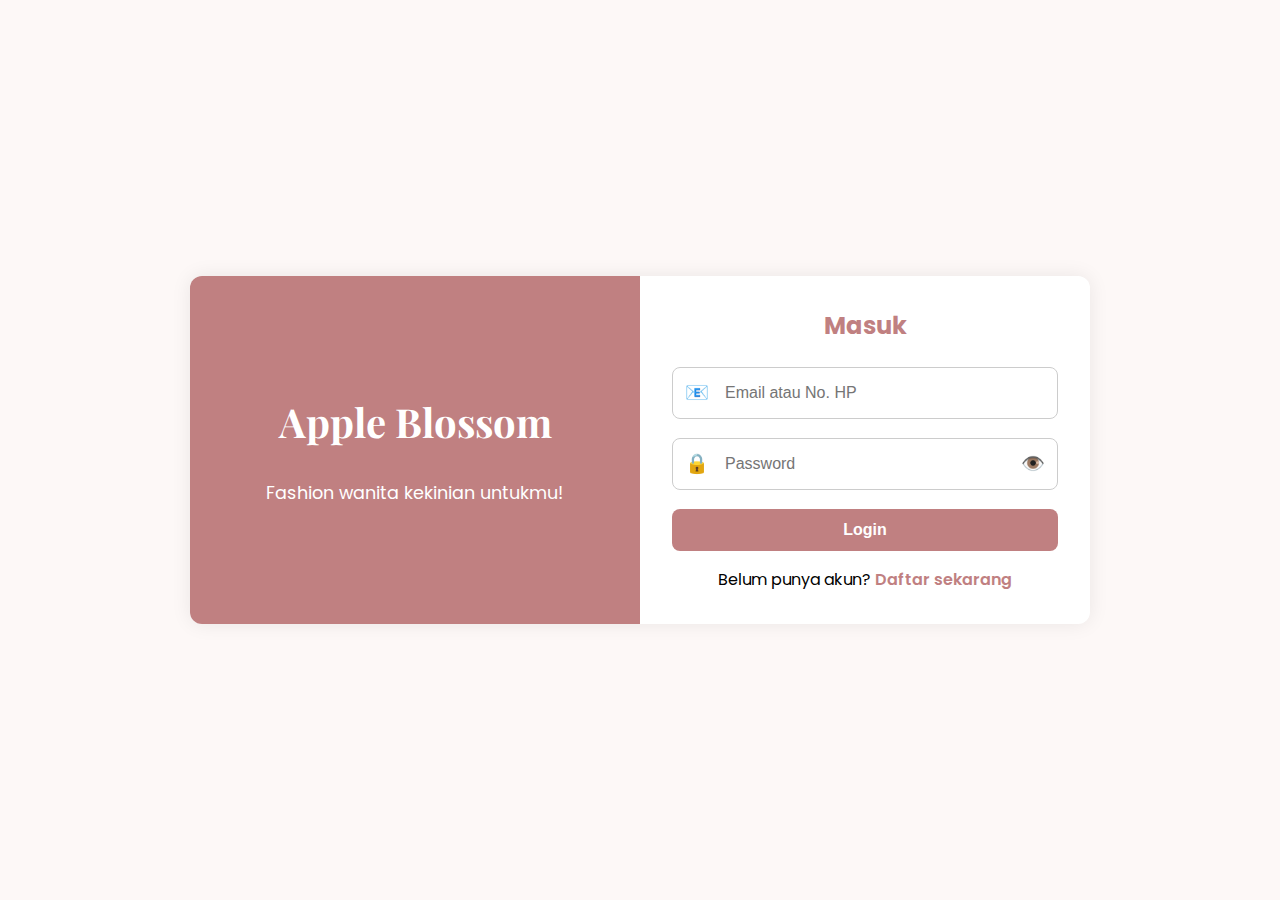
<file: index.html>
<!DOCTYPE html>
<html lang="id">
<head>
  <meta charset="UTF-8" />
  <meta name="viewport" content="width=device-width, initial-scale=1" />
  <title>Apple Blossom - Beranda</title>
  <link rel="stylesheet" href="css/style.css" />
  <link rel="stylesheet" href="https://cdnjs.cloudflare.com/ajax/libs/font-awesome/6.4.0/css/all.min.css" />
  <link href="https://fonts.googleapis.com/css2?family=Playfair+Display:wght@700&family=Poppins:wght@400;600&display=swap" rel="stylesheet" />
  <style>
    /* Hamburger Menu Styles */
    .hamburger-menu {
      display: none;
      cursor: pointer;
      padding: 10px;
      position: fixed;
      top: 15px;
      right: 15px;
      z-index: 1000;
    }

    .hamburger-menu .bar {
      width: 25px;
      height: 3px;
      background-color: #C08081;
      margin: 5px 0;
      transition: 0.4s;
    }

    /* Sidebar Styles */
    .mobile-sidebar {
      position: fixed;
      top: 0;
      right: -250px;
      width: 250px;
      height: 100%;
      background-color: #FFE4E1;
      box-shadow: -2px 0 10px rgba(0,0,0,0.1);
      z-index: 998;
      transition: right 0.3s ease;
      padding-top: 60px;
    }

    .mobile-sidebar.open {
      right: 0;
    }

    .sidebar-content {
      display: flex;
      flex-direction: column;
      padding: 20px;
    }

    .sidebar-content a {
      color: #6B4C4C;
      font-size: 1.1rem;
      text-decoration: none;
      padding: 12px 0;
      border-bottom: 1px solid #FFB6C1;
      transition: color 0.3s;
    }

    .sidebar-content a:hover,
    .sidebar-content a.active {
      color: #C08081;
    }

    .sidebar-overlay {
      display: none;
      position: fixed;
      top: 0;
      left: 0;
      width: 100%;
      height: 100%;
      background-color: rgba(0,0,0,0.5);
      z-index: 997;
    }

    @media (max-width: 768px) {
      header nav {
        display: none;
      }
      
      .hamburger-menu {
        display: block;
      }
      
      .hamburger-menu.active .bar:nth-child(1) {
        transform: rotate(-45deg) translate(-5px, 6px);
      }
      
      .hamburger-menu.active .bar:nth-child(2) {
        opacity: 0;
      }
      
      .hamburger-menu.active .bar:nth-child(3) {
        transform: rotate(45deg) translate(-5px, -6px);
      }
    }
  </style>
</head>
<body>

<header>
  <div class="logo" onclick="location.href='beranda.html'" role="button" tabindex="0">
    <img src="logo apple blossom.jpg" alt="Logo Apple Blossom" />
    <span>Apple Blossom</span>
  </div>
  <nav>
    <a href="index.html" class="active">Beranda</a>
    <a href="tentangkami.html">Tentang Kami</a>
    <a href="produk.html">Produk</a>
    <a href="carapesan.html">Cara Pesan</a>
    <a href="testimoni.html">Testimoni</a>
    <a href="kontak.html">Kontak</a>
    <a href="#" id="logoutBtn" class="logout-btn"><i class="fas fa-sign-out-alt"></i> Logout</a>
  </nav>
</header>

<main>
  <section id="home">
    <div class="hero">
      <div class="hero-text">
        <h1>Selamat Datang di Apple Blossom</h1>
        <p>Fashion Wanita Estetik & Trendy di Purwokerto dengan desain kekinian, bahan berkualitas, dan harga terjangkau.</p>
        <button onclick="location.href='produk.html'">Lihat Koleksi Terbaru</button>
      </div>
      <div class="produk-img">
        <img src="logo_apple_blossom-removebg-preview.png" alt="Fashion Wanita Estetik" />
      </div>
    </div>

    <p class="description">
      Apple Blossom adalah toko fashion wanita yang berkomitmen menghadirkan koleksi pakaian estetik dan trendy dengan kualitas terbaik dan harga yang bersahabat. Temukan gaya yang cocok untuk berbagai acara dan aktivitas sehari-hari Anda.
    </p>

    <h2 style="text-align:center; color:#C08081; margin-bottom:1rem;">Koleksi Terbaru</h2>
    <div class="gallery">
      <div class="gallery-item">
        <img src="baju beranda 1.jpg" alt="Bellea Cardigan" />
        <div class="info">Bellea Cardigan - Rp85.000</div>
      </div>
      <div class="gallery-item">
        <img src="baju beranda 2.jpg" alt="Flower Pinky Dress" />
        <div class="info">Flower Pinky Dress - Rp110.000</div>
      </div>
      <div class="gallery-item">
        <img src="baju beranda 3.jpg" alt="Luna Cream Set" />
        <div class="info">Luna Cream Set - Rp140.000</div>
      </div>
      <div class="gallery-item">
        <img src="baju beranda 4.jpg" alt="Twilight Cream Set" />
        <div class="info">Twilight Cream Set - Rp130.000</div>
      </div>
    </div>

    <h2 style="text-align:center; color:#C08081; margin-bottom:1rem;">Keunggulan Kami</h2>
    <div class="advantages">
      <div class="advantage">
        <div class="advantage-icon">👗</div>
        <h3>Desain Trendy</h3>
        <p>Koleksi fashion terbaru yang selalu mengikuti tren terkini.</p>
      </div>
      <div class="advantage">
        <div class="advantage-icon">🧵</div>
        <h3>Bahan Berkualitas</h3>
        <p>Mengutamakan kenyamanan dan ketahanan bahan.</p>
      </div>
      <div class="advantage">
        <div class="advantage-icon">💰</div>
        <h3>Harga Terjangkau</h3>
        <p>Fashion estetik tanpa membuat kantong bolong.</p>
      </div>
      <div class="advantage">
        <div class="advantage-icon">🤝</div>
        <h3>Layanan Ramah</h3>
        <p>Pelayanan cepat dan ramah untuk pengalaman belanja terbaik.</p>
      </div>
    </div>
  </section>
</main>

<footer>
  <div class="footer-container">
    <div class="footer-section">
      <h3>Tentang Apple Blossom</h3>
      <p>Fashion wanita estetik & trendy di Purwokerto dengan desain kekinian, bahan berkualitas, dan harga terjangkau.</p>
    </div>
    
    <div class="footer-section">
      <h3>Link Cepat</h3>
      <ul>
        <li><a href="index.html">Beranda</a></li>
        <li><a href="tentangkami.html">Tentang Kami</a></li>
        <li><a href="produk.html">Produk</a></li>
        <li><a href="kontak.html">Kontak</a></li>
      </ul>
    </div>
    
    <div class="footer-section">
      <h3>Kontak Kami</h3>
      <ul>
        <li><i class="fas fa-phone"></i> 0822-4278-5295</li>
        <li><i class="fab fa-whatsapp"></i> 0823-2836-5871</li>
        <li><i class="fas fa-map-marker-alt"></i> Purwokerto, Jawa Tengah</li>
      </ul>
    </div>
    
    <div class="footer-section">
      <h3>Sosial Media</h3>
      <div class="social-icons">
        <a href="https://www.instagram.com/appleblossom.id" target="_blank"><i class="fab fa-instagram"></i></a>
        <a href="https://shopee.co.id/appleblossom.id" target="_blank"><i class="fab fa-shopify"></i></a>
        <a href="https://www.tiktok.com/@appleblossom.id" target="_blank"><i class="fab fa-tiktok"></i></a>
      </div>
    </div>
  </div>
  
  <div class="footer-bottom">
    <p>&copy; 2025 Apple Blossom. All Rights Reserved.</p>
    <p>Programming by Zahratul Askia (H1D024016), Nadine Ariesta (H1D024028), Ian Jullian Sutrisno (H1D024039)</p>
  </div>
</footer>

<!-- Hamburger Menu Button (Mobile) -->
<div class="hamburger-menu" onclick="toggleMenu()">
  <div class="bar"></div>
  <div class="bar"></div>
  <div class="bar"></div>
</div>

<!-- Mobile Menu Sidebar -->
<div class="mobile-sidebar" id="mobileSidebar">
  <div class="sidebar-content">
    <a href="beranda.html" class="active">Beranda</a>
    <a href="tentangkami.html">Tentang Kami</a>
    <a href="produk.html">Produk</a>
    <a href="carapesan.html">Cara Pesan</a>
    <a href="testimoni.html">Testimoni</a>
    <a href="kontak.html">Kontak</a>
  </div>
</div>

<script>
  document.addEventListener('DOMContentLoaded', function () {
    const isLoggedIn = localStorage.getItem('isLoggedIn');
    if (!isLoggedIn) {
      window.location.href = 'login.html';
    }

    document.getElementById('logoutBtn').addEventListener('click', function(e) {
      e.preventDefault();
      localStorage.removeItem('isLoggedIn');
      localStorage.removeItem('currentUser');
      window.location.href = 'login.html';
    });
  });
  
  // Hamburger Menu Functionality
  function toggleMenu() {
    const hamburger = document.querySelector('.hamburger-menu');
    const sidebar = document.getElementById('mobileSidebar');
    const overlay = document.createElement('div');
    overlay.className = 'sidebar-overlay';
    
    hamburger.classList.toggle('active');
    
    if (sidebar.classList.contains('open')) {
      sidebar.classList.remove('open');
      document.querySelector('.sidebar-overlay')?.remove();
    } else {
      sidebar.classList.add('open');
      document.body.appendChild(overlay);
      
      // Close sidebar when overlay is clicked
      overlay.addEventListener('click', () => {
        sidebar.classList.remove('open');
        overlay.remove();
        hamburger.classList.remove('active');
      });
    }
  }

  // Close menu when clicking on a link
  document.querySelectorAll('.sidebar-content a').forEach(link => {
    link.addEventListener('click', () => {
      document.querySelector('.hamburger-menu').classList.remove('active');
      document.getElementById('mobileSidebar').classList.remove('open');
      document.querySelector('.sidebar-overlay')?.remove();
    });
  });
</script>

</body>
</html>
</file>
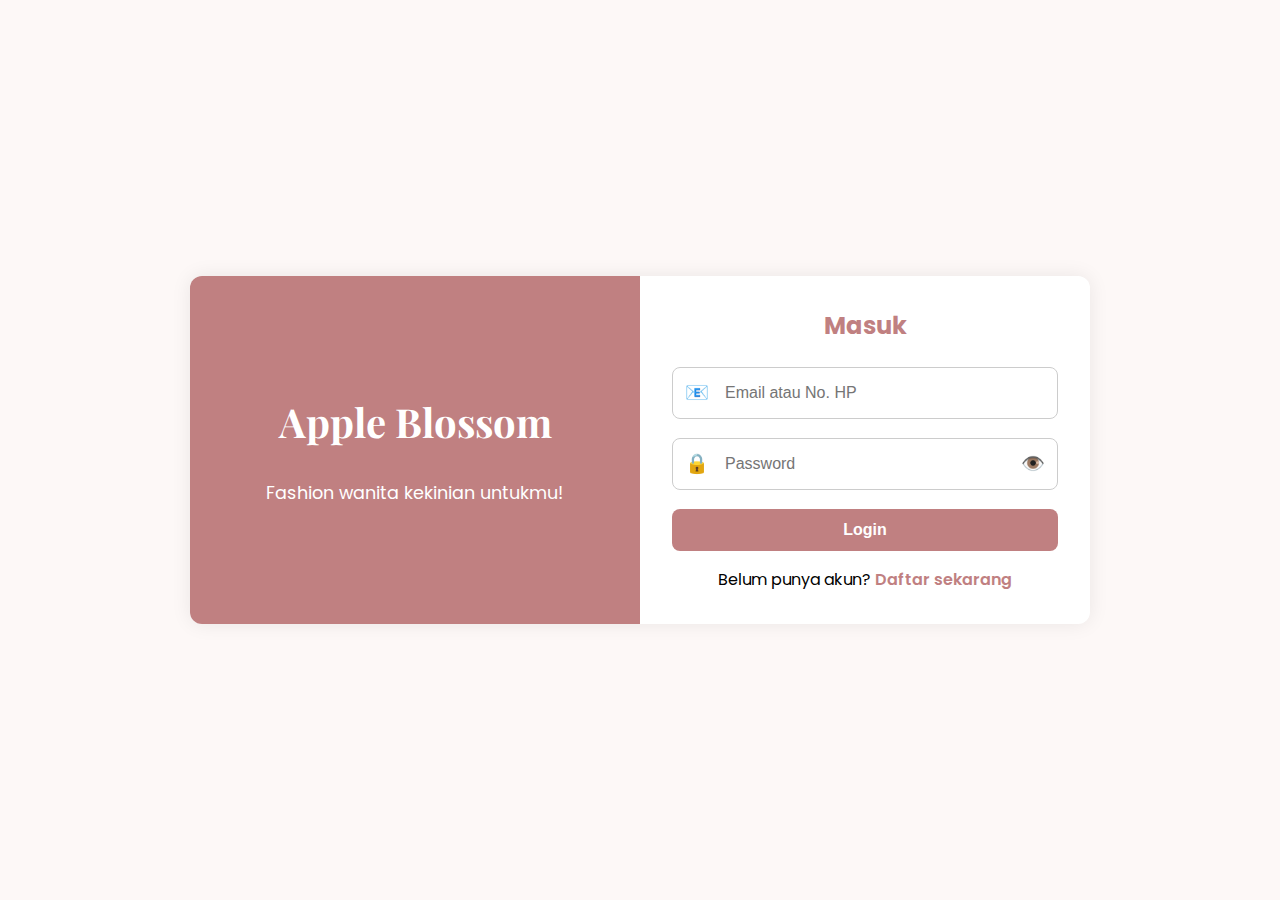
<file: carapesan.html>
<!DOCTYPE html>
<html lang="id">
<head>
  <meta charset="UTF-8" />
  <meta name="viewport" content="width=device-width, initial-scale=1" />
  <title>Apple Blossom - Cara Pesan</title>
  <link rel="stylesheet" href="css/style.css" />
  <link rel="stylesheet" href="https://cdnjs.cloudflare.com/ajax/libs/font-awesome/6.4.0/css/all.min.css" />
  <link href="https://fonts.googleapis.com/css2?family=Playfair+Display:wght@700&family=Poppins:wght@400;600&display=swap" rel="stylesheet" />
  <style>
    /* Container utama */
    .order-guide-container {
      max-width: 900px;
      margin: 3rem auto;
      padding: 0 1rem;
    }
    /* Judul utama */
    .order-guide-container h2 {
      color: #C08081;
      font-family: 'Playfair Display', serif;
      margin-bottom: 2rem;
      text-align: center;
      font-size: 2.8rem;
      letter-spacing: 1.2px;
    }
/* Hamburger Menu Styles */
    .hamburger-menu {
      display: none;
      cursor: pointer;
      padding: 10px;
      position: fixed;
      top: 15px;
      right: 15px;
      z-index: 1000;
    }

    .hamburger-menu .bar {
      width: 25px;
      height: 3px;
      background-color: #C08081;
      margin: 5px 0;
      transition: 0.4s;
    }

    /* Sidebar Styles */
    .mobile-sidebar {
      position: fixed;
      top: 0;
      right: -250px;
      width: 250px;
      height: 100%;
      background-color: #FFE4E1;
      box-shadow: -2px 0 10px rgba(0,0,0,0.1);
      z-index: 998;
      transition: right 0.3s ease;
      padding-top: 60px;
    }

    .mobile-sidebar.open {
      right: 0;
    }

    .sidebar-content {
      display: flex;
      flex-direction: column;
      padding: 20px;
    }

    .sidebar-content a {
      color: #6B4C4C;
      font-size: 1.1rem;
      text-decoration: none;
      padding: 12px 0;
      border-bottom: 1px solid #FFB6C1;
      transition: color 0.3s;
    }

    .sidebar-content a:hover,
    .sidebar-content a.active {
      color: #C08081;
    }

    .sidebar-overlay {
      display: none;
      position: fixed;
      top: 0;
      left: 0;
      width: 100%;
      height: 100%;
      background-color: rgba(0,0,0,0.5);
      z-index: 997;
    }

    @media (max-width: 768px) {
      header nav {
        display: none;
      }
      
      .hamburger-menu {
        display: block;
      }
      
      .hamburger-menu.active .bar:nth-child(1) {
        transform: rotate(-45deg) translate(-5px, 6px);
      }
      
      .hamburger-menu.active .bar:nth-child(2) {
        opacity: 0;
      }
      
      .hamburger-menu.active .bar:nth-child(3) {
        transform: rotate(45deg) translate(-5px, -6px);
      }
    }

    /* Box setiap langkah */
    .order-step {
      background: #FFE4E1; /* misty rose */
      border-radius: 15px;
      box-shadow: 0 6px 15px rgba(255,182,193,0.3);
      padding: 1.8rem 2rem;
      margin-bottom: 2rem;
      transition: transform 0.3s ease;
    }
    .order-step:hover {
      transform: translateY(-5px);
      box-shadow: 0 12px 25px rgba(255,182,193,0.5);
    }
    .order-step h3 {
      color: #C08081;
      font-family: 'Playfair Display', serif;
      margin-bottom: 1rem;
      font-size: 1.8rem;
      border-bottom: 2px solid #FFB6C1;
      padding-bottom: 0.3rem;
    }
    .order-step p, .order-step ul {
      color: #6B4C4C;
      font-size: 1.1rem;
      line-height: 1.6;
      margin-bottom: 1rem;
    }
    .order-step ul {
      padding-left: 1.4rem;
    }
    .order-step ul li {
      margin-bottom: 0.6rem;
    }
    /* Link dalam konten */
    .order-step a {
      color: #FF6F91;
      font-weight: 600;
      text-decoration: underline;
      transition: color 0.3s;
    }
    .order-step a:hover {
      color: #C08081;
    }
    /* Ajakan akhir */
    .order-cta {
      text-align: center;
      font-size: 1.3rem;
      margin-top: 3rem;
      font-weight: 600;
    }
    .order-cta a {
      color: #FF6F91;
      text-decoration: none;
      border-bottom: 2px solid #FF6F91;
      padding-bottom: 2px;
      transition: all 0.3s;
    }
    .order-cta a:hover {
      color: #C08081;
      border-color: #C08081;
    }
    /* Responsive */
    @media (max-width: 600px) {
      .order-step {
        padding: 1.2rem 1.5rem;
      }
      .order-step h3 {
        font-size: 1.5rem;
      }
      .order-guide-container h2 {
        font-size: 2rem;
      }
    }
  </style>
</head>
<body>

<header>
  <div class="logo" onclick="location.href='beranda.html'" role="button" tabindex="0">
    <img src="logo apple blossom.jpg" alt="Logo Apple Blossom" />
    <span>Apple Blossom</span>
  </div>
  <nav>
    <a href="index.html">Beranda</a>
    <a href="tentangkami.html">Tentang Kami</a>
    <a href="produk.html">Produk</a>
    <a href="carapesan.html" class="active">Cara Pesan</a>
    <a href="testimoni.html">Testimoni</a>
    <a href="kontak.html">Kontak</a>
    <a href="#" id="logoutBtn" class="logout-btn"><i class="fas fa-sign-out-alt"></i> Logout</a>
  </nav>
</header>

<main>
  <section class="order-guide-container">

    <h2>Panduan Pembelian di Apple Blossom</h2>

    <div class="order-step">
      <h3>1. Pilih Produk</h3>
      <p>Pilih produk favorit Anda dari halaman <a href="produk.html">Produk</a>. Klik produk untuk melihat detail dan tambahkan ke keranjang belanja.</p>
    </div>

    <div class="order-step">
      <h3>2. Keranjang Belanja</h3>
      <p>Setelah memilih produk, buka <strong>Keranjang Belanja</strong> untuk memeriksa produk yang Anda pilih. Anda dapat mengubah jumlah atau menghapus produk sebelum melanjutkan ke pembayaran.</p>
    </div>

    <div class="order-step">
      <h3>3. Metode Pembayaran</h3>
      <p>Apple Blossom menyediakan beberapa opsi pembayaran yang mudah dan aman:</p>
      <ul>
        <li><strong>Transfer Bank:</strong> Transfer ke rekening bank kami. Detail rekening akan diberikan saat checkout.</li>
        <li><strong>E-wallet:</strong> Pembayaran melalui aplikasi e-wallet populer seperti OVO, GoPay, Dana, dan lainnya.</li>
        <li><strong>COD (Cash on Delivery):</strong> Bayar langsung saat barang diterima (khusus wilayah tertentu).</li>
      </ul>
    </div>

    <div class="order-step">
      <h3>4. Pengiriman</h3>
      <p>Setelah pembayaran dikonfirmasi, pesanan Anda akan segera diproses dan dikirim menggunakan jasa pengiriman terpercaya.</p>
      <ul>
        <li>Estimasi waktu pengiriman: <strong>2-5 hari kerja</strong> tergantung lokasi pengiriman.</li>
        <li>Biaya pengiriman akan dihitung otomatis saat checkout.</li>
        <li>Anda akan menerima nomor resi pengiriman untuk melacak paket.</li>
      </ul>
    </div>

    <div class="order-step">
      <h3>5. Kebijakan Pengembalian</h3>
      <p>Jika produk yang diterima tidak sesuai atau rusak, Anda dapat mengajukan pengembalian dalam waktu 7 hari setelah barang diterima. Hubungi kami melalui halaman <a href="kontak.html">Kontak</a> untuk proses lebih lanjut.</p>
    </div>

    <div class="order-cta">
      <p>Siap untuk berbelanja? <a href="produk.html">Lihat Produk</a> dan temukan fashion estetik favoritmu sekarang juga!</p>
    </div>

  </section>
</main>

<footer>
  <div class="footer-container">
    <div class="footer-section">
      <h3>Tentang Apple Blossom</h3>
      <p>Fashion wanita estetik & trendy di Purwokerto dengan desain kekinian, bahan berkualitas, dan harga terjangkau.</p>
    </div>
    
    <div class="footer-section">
      <h3>Link Cepat</h3>
      <ul>
        <li><a href="index.html">Beranda</a></li>
        <li><a href="tentangkami.html">Tentang Kami</a></li>
        <li><a href="produk.html">Produk</a></li>
        <li><a href="kontak.html">Kontak</a></li>
      </ul>
    </div>
    
    <div class="footer-section">
      <h3>Kontak Kami</h3>
      <ul>
        <li><i class="fas fa-phone"></i> 0822-4278-5295</li>
        <li><i class="fab fa-whatsapp"></i> 0823-2836-5871</li>
        <li><i class="fas fa-map-marker-alt"></i> Purwokerto, Jawa Tengah</li>
      </ul>
    </div>
    
    <div class="footer-section">
      <h3>Sosial Media</h3>
      <div class="social-icons">
        <a href="https://www.instagram.com/appleblossom.id" target="_blank"><i class="fab fa-instagram"></i></a>
        <a href="https://shopee.co.id/appleblossom.id" target="_blank"><i class="fab fa-shopify"></i></a>
        <a href="https://www.tiktok.com/@appleblossom.id" target="_blank"><i class="fab fa-tiktok"></i></a>
      </div>
    </div>
  </div>
  
  <div class="footer-bottom">
    <p>&copy; 2025 Apple Blossom. All Rights Reserved.</p>
    <p>Programming by Zahratul Askia (H1D024016), Nadine Ariesta (H1D024028), Ian Jullian Sutrisno (H1D024039)</p>
  </div>
</footer>

<!-- Hamburger Menu Button (Mobile) -->
<div class="hamburger-menu" onclick="toggleMenu()">
  <div class="bar"></div>
  <div class="bar"></div>
  <div class="bar"></div>
</div>

<!-- Mobile Menu Sidebar -->
<div class="mobile-sidebar" id="mobileSidebar">
  <div class="sidebar-content">
    <a href="beranda.html" class="active">Beranda</a>
    <a href="tentangkami.html">Tentang Kami</a>
    <a href="produk.html">Produk</a>
    <a href="carapesan.html">Cara Pesan</a>
    <a href="testimoni.html">Testimoni</a>
    <a href="kontak.html">Kontak</a>
  </div>
</div>

<script>
   document.addEventListener('DOMContentLoaded', function () {
  const isLoggedIn = localStorage.getItem('isLoggedIn');
  if (!isLoggedIn) {
    window.location.href = 'login.html';
  }

  document.getElementById('logoutBtn').addEventListener('click', function(e) {
    e.preventDefault();
    localStorage.removeItem('isLoggedIn');
    localStorage.removeItem('currentUser');
    window.location.href = 'login.html';
  });
});

  // Hamburger Menu Functionality
  function toggleMenu() {
    const hamburger = document.querySelector('.hamburger-menu');
    const sidebar = document.getElementById('mobileSidebar');
    const overlay = document.createElement('div');
    overlay.className = 'sidebar-overlay';
    
    hamburger.classList.toggle('active');
    
    if (sidebar.classList.contains('open')) {
      sidebar.classList.remove('open');
      document.querySelector('.sidebar-overlay')?.remove();
    } else {
      sidebar.classList.add('open');
      document.body.appendChild(overlay);
      
      // Close sidebar when overlay is clicked
      overlay.addEventListener('click', () => {
        sidebar.classList.remove('open');
        overlay.remove();
        hamburger.classList.remove('active');
      });
    }
  }

  // Close menu when clicking on a link
  document.querySelectorAll('.sidebar-content a').forEach(link => {
    link.addEventListener('click', () => {
      document.querySelector('.hamburger-menu').classList.remove('active');
      document.getElementById('mobileSidebar').classList.remove('open');
      document.querySelector('.sidebar-overlay')?.remove();
    });
  });
</script>

</body>
</html>
</file>
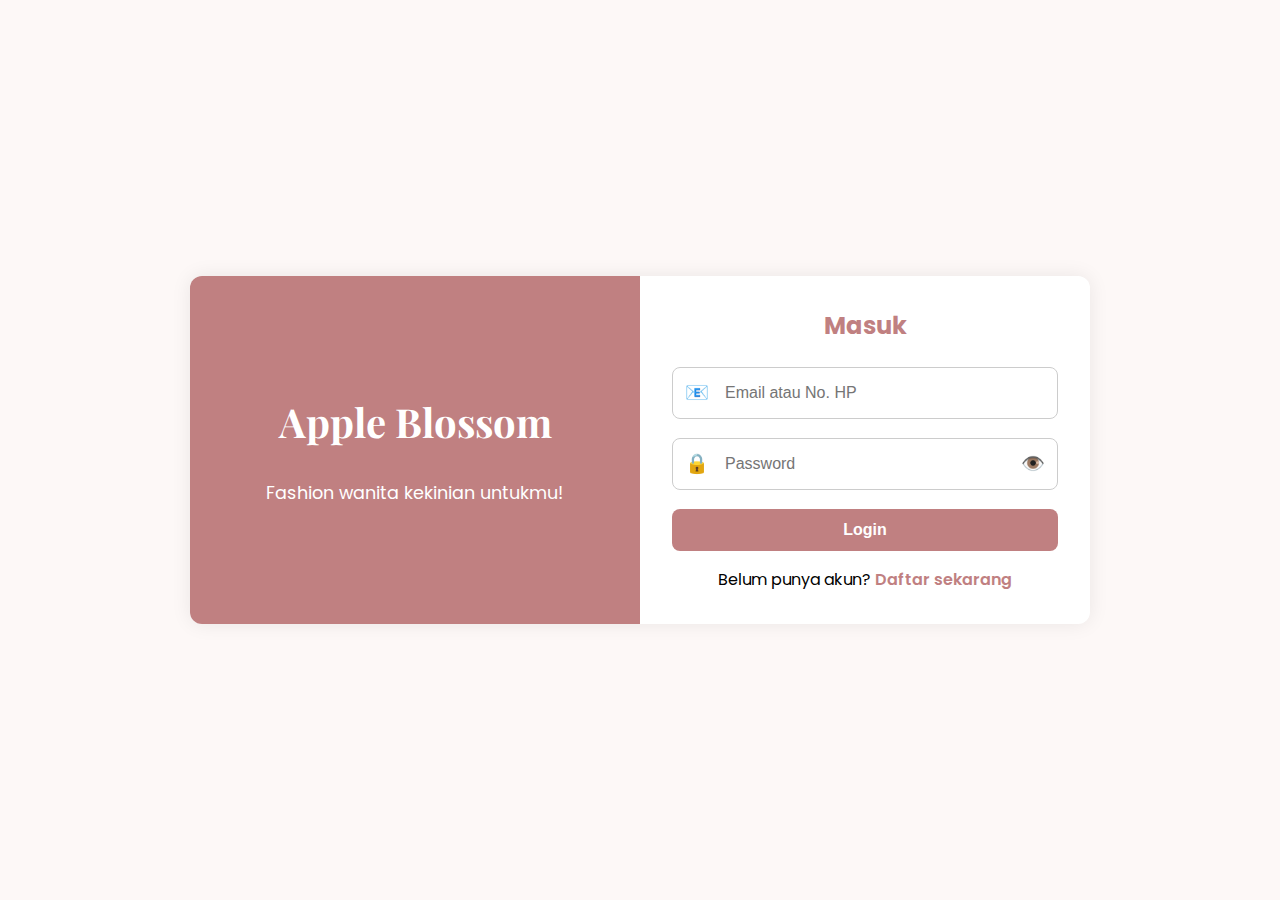
<file: kontak.html>
<!DOCTYPE html>
<html lang="id">
<head>
  <meta charset="UTF-8" />
  <meta name="viewport" content="width=device-width, initial-scale=1" />
  <title>Apple Blossom - Kontak</title>
  <link rel="stylesheet" href="css/style.css" />
  <link rel="stylesheet" href="https://cdnjs.cloudflare.com/ajax/libs/font-awesome/6.4.0/css/all.min.css" />
  <link href="https://fonts.googleapis.com/css2?family=Playfair+Display:wght@700&family=Poppins:wght@400;600&display=swap" rel="stylesheet" />
  <style>
    /* Hamburger Menu Styles */
    .hamburger-menu {
      display: none;
      cursor: pointer;
      padding: 10px;
      position: fixed;
      top: 15px;
      right: 15px;
      z-index: 1000;
    }

    .hamburger-menu .bar {
      width: 25px;
      height: 3px;
      background-color: #C08081;
      margin: 5px 0;
      transition: 0.4s;
    }

    /* Sidebar Styles */
    .mobile-sidebar {
      position: fixed;
      top: 0;
      right: -250px;
      width: 250px;
      height: 100%;
      background-color: #FFE4E1;
      box-shadow: -2px 0 10px rgba(0,0,0,0.1);
      z-index: 998;
      transition: right 0.3s ease;
      padding-top: 60px;
    }

    .mobile-sidebar.open {
      right: 0;
    }

    .sidebar-content {
      display: flex;
      flex-direction: column;
      padding: 20px;
    }

    .sidebar-content a {
      color: #6B4C4C;
      font-size: 1.1rem;
      text-decoration: none;
      padding: 12px 0;
      border-bottom: 1px solid #FFB6C1;
      transition: color 0.3s;
    }

    .sidebar-content a:hover,
    .sidebar-content a.active {
      color: #C08081;
    }

    .sidebar-overlay {
      display: none;
      position: fixed;
      top: 0;
      left: 0;
      width: 100%;
      height: 100%;
      background-color: rgba(0,0,0,0.5);
      z-index: 997;
    }

    @media (max-width: 768px) {
      header nav {
        display: none;
      }
      
      .hamburger-menu {
        display: block;
      }
      
      .hamburger-menu.active .bar:nth-child(1) {
        transform: rotate(-45deg) translate(-5px, 6px);
      }
      
      .hamburger-menu.active .bar:nth-child(2) {
        opacity: 0;
      }
      
      .hamburger-menu.active .bar:nth-child(3) {
        transform: rotate(45deg) translate(-5px, -6px);
      }
    }
  </style>
</head>
<body>

<header>
  <div class="logo" onclick="location.href='beranda.html'" role="button" tabindex="0">
    <img src="logo apple blossom.jpg" alt="Logo Apple Blossom" />
    <span>Apple Blossom</span>
  </div>
  <nav>
    <a href="index.html">Beranda</a>
    <a href="tentangkami.html">Tentang Kami</a>
    <a href="produk.html">Produk</a>
    <a href="carapesan.html">Cara Pesan</a>
    <a href="testimoni.html">Testimoni</a>
    <a href="kontak.html" class="active">Kontak</a>
    <a href="#" id="logoutBtn" class="logout-btn"><i class="fas fa-sign-out-alt"></i> Logout</a>
  </nav>
</header>

<main>
  <section class="contact-container">
    <h2>Hubungi Kami</h2>
    <div class="contact-content">
      <div class="contact-info">
        <h3>Informasi Kontak</h3>
        <div class="info-item">
          <span>📱</span>
          <p>WhatsApp: <a href="https://wa.me/6282242785295">0822-4278-5295</a></p>
          <p>WhatsApp: <a href="https://wa.me/6282328365871">0823-2836-5871</a></p>
        </div>
        <div class="info-item">
          <span>📍</span>
          <p>Alamat: H6RW+V4Q, Pakembaran, Bancarkembar, Kec. Purwokerto Utara, Kabupaten Banyumas, Jawa Tengah 53121</p>
        </div>
        <div class="info-item">
          <span>🕒</span>
          <p>Jam Operasional: Senin-Minggu, 10:00-21:00 WIB</p>
        </div>

        <h3>Sosial Media</h3>
        <div class="social-links">
          <a href="https://www.instagram.com/appleblossom.id?utm_source=ig_web_button_share_sheet&igsh=ZDNlZDc0MzIxNw==" class="social-icon" target="_blank">📷 Instagram</a>
          <a href="https://shopee.co.id/appleblossom.id?uls_trackid=52qn253p01bq&utm_content=3uJyVHJ7LersWaiQAmZzPRUCDpXh" class="social-icon" target="_blank">🛍️ Shopee</a>
          <a href="https://www.tiktok.com/@appleblossom.id?_t=8grvpz35fue&_r=1" class="social-icon" target="_blank">📱 TikTok</a>
        </div>
      </div>
      
      <div class="contact-form">
        <h3>Kirim Pesan</h3>
        <form id="messageForm">
          <div class="form-group">
            <label for="name">Nama Lengkap</label>
            <input type="text" id="name" name="name" required />
          </div>
          <div class="form-group">
            <label for="email">Email</label>
            <input type="email" id="email" name="email" required />
          </div>
          <div class="form-group">
            <label for="phone">Nomor WhatsApp</label>
            <input type="tel" id="phone" name="phone" />
          </div>
          <div class="form-group">
            <label for="message">Pesan Anda</label>
            <textarea id="message" name="message" rows="5" required></textarea>
          </div>
          <button type="submit" class="submit-btn">Kirim Pesan</button>
        </form>
      </div>
    </div>

    <div class="contact-map">
      <h3>Lokasi Kami</h3>
      <div class="map-container">
        <iframe src="https://www.google.com/maps/embed?pb=!1m18!1m12!1m3!1d3957.715807979971!2d109.2427774!3d-7.4077889!2m3!1f0!2f0!3f0!3m2!1i1024!2i768!4f13.1!3m3!1m2!1s0x2e655ef0428e0a67%3A0x3841bf0464e1ad50!2sApple%20Blossom%20Purwokerto!5e0!3m2!1sid!2sid!4v1716800000000!5m2!1sid!2sid" 
          width="100%" 
          height="400" 
          style="border:0;" 
          allowfullscreen="" 
          loading="lazy" 
          referrerpolicy="no-referrer-when-downgrade">
        </iframe>
      </div>

      <div class="map-link">
        <a href="https://www.google.com/maps/place/Apple+Blossom+Purwokerto/@-7.4074038,109.2472917,16.98z/data=!4m6!3m5!1s0x2e655ef0428e0a67:0x3841bf0464e1ad50!8m2!3d-7.4077889!4d109.2453524!16s%2Fg%2F11h3njg45c?hl=id-ID&entry=ttu&g_ep=EgoyMDI1MDUyMS4wIKXMDSoASAFQAw%3D%3D" target="_blank" class="map-button">
          Buka di Google Maps
        </a>
      </div>
    </div>
  </section>
</main>

<footer>
  <div class="footer-container">
    <div class="footer-section">
      <h3>Tentang Apple Blossom</h3>
      <p>Fashion wanita estetik & trendy di Purwokerto dengan desain kekinian, bahan berkualitas, dan harga terjangkau.</p>
    </div>
    
    <div class="footer-section">
      <h3>Link Cepat</h3>
      <ul>
        <li><a href="index.html">Beranda</a></li>
        <li><a href="tentangkami.html">Tentang Kami</a></li>
        <li><a href="produk.html">Produk</a></li>
        <li><a href="kontak.html">Kontak</a></li>
      </ul>
    </div>
    
    <div class="footer-section">
      <h3>Kontak Kami</h3>
      <ul>
        <li><i class="fas fa-phone"></i> 0822-4278-5295</li>
        <li><i class="fab fa-whatsapp"></i> 0823-2836-5871</li>
        <li><i class="fas fa-map-marker-alt"></i> Purwokerto, Jawa Tengah</li>
      </ul>
    </div>
    
    <div class="footer-section">
      <h3>Sosial Media</h3>
      <div class="social-icons">
        <a href="https://www.instagram.com/appleblossom.id" target="_blank"><i class="fab fa-instagram"></i></a>
        <a href="https://shopee.co.id/appleblossom.id" target="_blank"><i class="fab fa-shopify"></i></a>
        <a href="https://www.tiktok.com/@appleblossom.id" target="_blank"><i class="fab fa-tiktok"></i></a>
      </div>
    </div>
  </div>
  
  <div class="footer-bottom">
    <p>&copy; 2025 Apple Blossom. All Rights Reserved.</p>
    <p>Programming by Zahratul Askia (H1D024016), Nadine Ariesta (H1D024028), Ian Jullian Sutrisno (H1D024039)</p>
  </div>
</footer>

<!-- Hamburger Menu Button (Mobile) -->
<div class="hamburger-menu" onclick="toggleMenu()">
  <div class="bar"></div>
  <div class="bar"></div>
  <div class="bar"></div>
</div>

<!-- Mobile Menu Sidebar -->
<div class="mobile-sidebar" id="mobileSidebar">
  <div class="sidebar-content">
    <a href="beranda.html" class="active">Beranda</a>
    <a href="tentangkami.html">Tentang Kami</a>
    <a href="produk.html">Produk</a>
    <a href="carapesan.html">Cara Pesan</a>
    <a href="testimoni.html">Testimoni</a>
    <a href="kontak.html">Kontak</a>
  </div>
</div>

<script>
  document.addEventListener('DOMContentLoaded', function () {
  const isLoggedIn = localStorage.getItem('isLoggedIn');
  if (!isLoggedIn) {
    window.location.href = 'login.html';
  }

  document.getElementById('logoutBtn').addEventListener('click', function(e) {
    e.preventDefault();
    localStorage.removeItem('isLoggedIn');
    localStorage.removeItem('currentUser');
    window.location.href = 'login.html';
  });
});

  // Hamburger Menu Functionality
  function toggleMenu() {
    const hamburger = document.querySelector('.hamburger-menu');
    const sidebar = document.getElementById('mobileSidebar');
    const overlay = document.createElement('div');
    overlay.className = 'sidebar-overlay';
    
    hamburger.classList.toggle('active');
    
    if (sidebar.classList.contains('open')) {
      sidebar.classList.remove('open');
      document.querySelector('.sidebar-overlay')?.remove();
    } else {
      sidebar.classList.add('open');
      document.body.appendChild(overlay);
      
      // Close sidebar when overlay is clicked
      overlay.addEventListener('click', () => {
        sidebar.classList.remove('open');
        overlay.remove();
        hamburger.classList.remove('active');
      });
    }
  }

  // Close menu when clicking on a link
  document.querySelectorAll('.sidebar-content a').forEach(link => {
    link.addEventListener('click', () => {
      document.querySelector('.hamburger-menu').classList.remove('active');
      document.getElementById('mobileSidebar').classList.remove('open');
      document.querySelector('.sidebar-overlay')?.remove();
    });
  });

  // Close menu when clicking outside
   document.addEventListener('DOMContentLoaded', function () {
  const isLoggedIn = localStorage.getItem('isLoggedIn');
  if (!isLoggedIn) {
    window.location.href = 'login.html';
  }

  document.getElementById('logoutBtn').addEventListener('click', function(e) {
    e.preventDefault();
    localStorage.removeItem('isLoggedIn');
    localStorage.removeItem('currentUser');
    window.location.href = 'login.html';
  });
});

  document.addEventListener('click', function(event) {
    const hamburger = document.querySelector('.hamburger-menu');
    const nav = document.querySelector('nav');
    
    if (!event.target.closest('nav') && 
        !event.target.closest('.hamburger-menu') &&
        nav.classList.contains('active')) {
      hamburger.classList.remove('active');
      nav.classList.remove('active');
    }
  });

  // Form submit handler
  document.getElementById('messageForm').addEventListener('submit', function(e) {
    e.preventDefault();
    
    const name = document.getElementById('name').value.trim();
    const email = document.getElementById('email').value.trim();
    const phone = document.getElementById('phone').value.trim();
    const message = document.getElementById('message').value.trim();
    
    if (!name || !email || !message) {
      alert('Harap isi semua field yang wajib diisi!');
      return;
    }
    
    console.log('Pesan dikirim:', { name, email, phone, message });
    alert(`Terima kasih ${name}, pesan Anda telah terkirim! Kami akan segera menghubungi Anda melalui email atau WhatsApp.`);
    this.reset();
  });
</script>

</body>
</html>
</file>
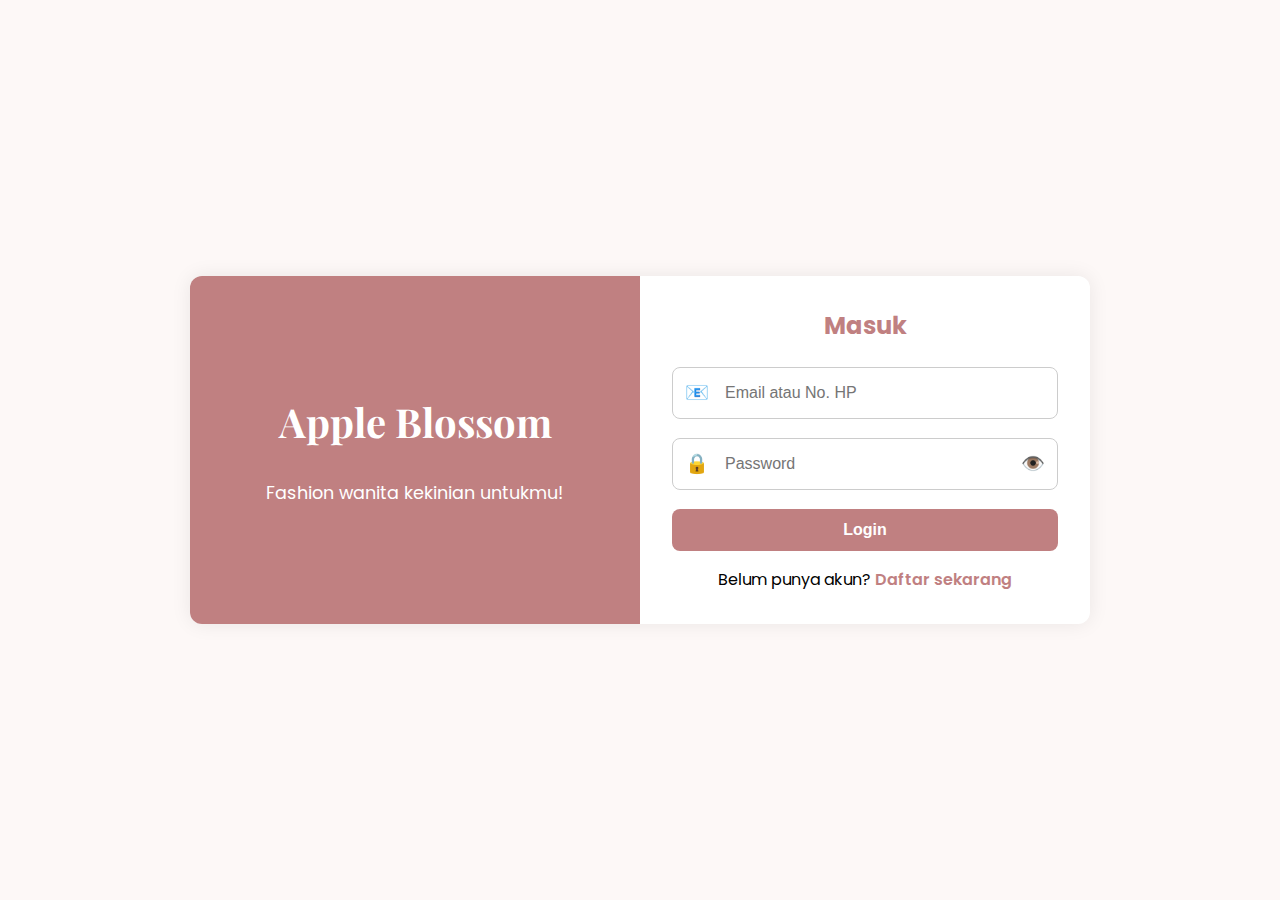
<file: login.html>
<!DOCTYPE html>
<html lang="id">
<head>
  <meta charset="UTF-8">
  <title>Login - Apple Blossom</title>
  <link rel="stylesheet" href="css/auth.css">
  <link href="https://fonts.googleapis.com/css2?family=Playfair+Display:wght@700&family=Poppins:wght@400;600&display=swap" rel="stylesheet">
</head>
<body>
  <div class="auth-container">
    <div class="auth-banner">
      <h1>Apple Blossom</h1>
      <p>Fashion wanita kekinian untukmu!</p>
    </div>
    <div class="auth-form">
      <h2>Masuk</h2>
      <form id="loginForm">
        <div class="input-group">
          <span class="icon">📧</span>
          <input type="text" id="loginEmail" placeholder="Email atau No. HP" required>
        </div>
        <div class="input-group">
          <span class="icon">🔒</span>
          <input type="password" id="loginPassword" placeholder="Password" required>
          <span class="toggle-password" onclick="togglePassword('loginPassword', this)">👁️</span>
        </div>
        <div id="loginMsg" class="message"></div>
        <button type="submit">Login</button>
        <p>Belum punya akun? <a href="register.html">Daftar sekarang</a></p>
      </form>
    </div>
  </div>
  <script src="js/auth.js"></script>
</body>
</html>
</file>
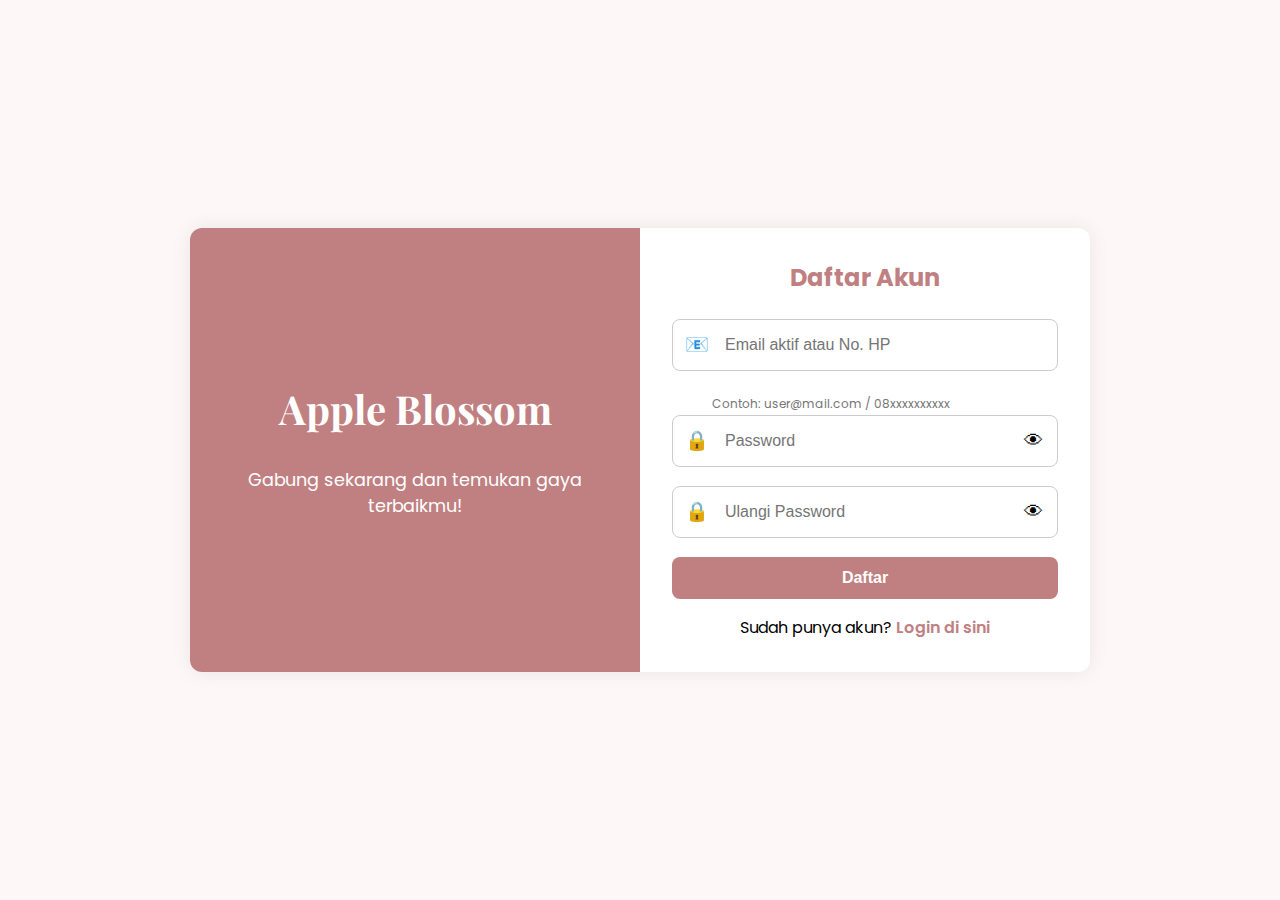
<file: register.html>
<!DOCTYPE html>
<html lang="id">
<head>
  <meta charset="UTF-8">
  <title>Daftar Akun - Apple Blossom</title>
  <link rel="stylesheet" href="css/auth.css">
  <link href="https://fonts.googleapis.com/css2?family=Playfair+Display:wght@700&family=Poppins:wght@400;600&display=swap" rel="stylesheet">
</head>
<body>
  <div class="auth-container">
    <div class="auth-banner">
      <h1>Apple Blossom</h1>
      <p>Gabung sekarang dan temukan gaya terbaikmu!</p>
    </div>
    <div class="auth-form">
      <h2>Daftar Akun</h2>
      <form id="registerForm">
        <div class="input-wrapper">
        <div class="input-group">
          <span class="icon">📧</span>
          <input type="text" id="registerEmail" placeholder="Email aktif atau No. HP" required>
        </div>
          <small class="helper-text">Contoh: user@mail.com / 08xxxxxxxxxx</small>
        </div>
        <div class="input-wrapper">
        <div class="input-wrapper">
        <div class="input-group">
          <span class="icon">🔒</span>
          <input type="password" id="registerPassword" placeholder="Password" required>
          <span class="toggle-password" onclick="togglePassword('registerPassword', this)">👁</span>
        </div>
        <div id="passwordStrength" class="helper-text"></div> <!-- awalnya kosong -->
        </div>
        <div class="input-group">
          <span class="icon">🔒</span>
          <input type="password" id="confirmPassword" placeholder="Ulangi Password" required>
          <span class="toggle-password" onclick="togglePassword('confirmPassword', this)">👁</span>
        </div>
        <div id="registerMsg" class="message"></div>
        <button type="submit">Daftar</button>
        <p>Sudah punya akun? <a href="login.html">Login di sini</a></p>
      </form>
    </div>
  </div>
  <script src="js/auth.js"></script>
</body>
</html>
</file>
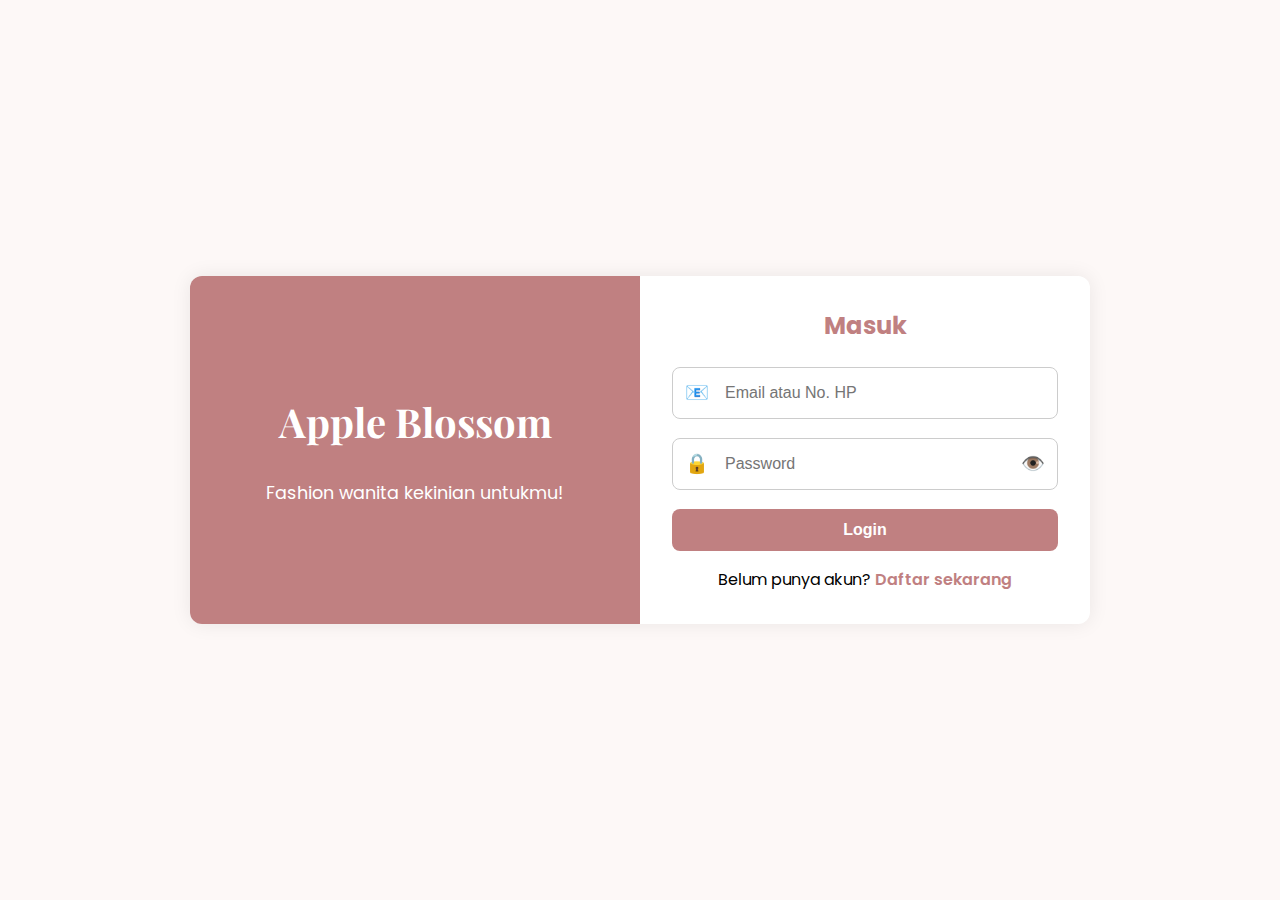
<file: tentangkami.html>
<!DOCTYPE html>
<html lang="id">
<head>
  <meta charset="UTF-8" />
  <meta name="viewport" content="width=device-width, initial-scale=1" />
  <title>Apple Blossom - Tentang Kami</title>
  <link rel="stylesheet" href="css/style.css" />
  <link rel="stylesheet" href="https://cdnjs.cloudflare.com/ajax/libs/font-awesome/6.4.0/css/all.min.css" />
  <link href="https://fonts.googleapis.com/css2?family=Playfair+Display:wght@700&family=Poppins:wght@400;600&display=swap" rel="stylesheet" />

  <style>
    /* Hamburger Menu Styles */
    .hamburger-menu {
      display: none;
      cursor: pointer;
      padding: 10px;
      position: fixed;
      top: 15px;
      right: 15px;
      z-index: 1000;
    }

    .hamburger-menu .bar {
      width: 25px;
      height: 3px;
      background-color: #C08081;
      margin: 5px 0;
      transition: 0.4s;
    }

    /* Sidebar Styles */
    .mobile-sidebar {
      position: fixed;
      top: 0;
      right: -250px;
      width: 250px;
      height: 100%;
      background-color: #FFE4E1;
      box-shadow: -2px 0 10px rgba(0,0,0,0.1);
      z-index: 998;
      transition: right 0.3s ease;
      padding-top: 60px;
    }

    .mobile-sidebar.open {
      right: 0;
    }

    .sidebar-content {
      display: flex;
      flex-direction: column;
      padding: 20px;
    }

    .sidebar-content a {
      color: #6B4C4C;
      font-size: 1.1rem;
      text-decoration: none;
      padding: 12px 0;
      border-bottom: 1px solid #FFB6C1;
      transition: color 0.3s;
    }

    .sidebar-content a:hover,
    .sidebar-content a.active {
      color: #C08081;
    }

    .sidebar-overlay {
      display: none;
      position: fixed;
      top: 0;
      left: 0;
      width: 100%;
      height: 100%;
      background-color: rgba(0,0,0,0.5);
      z-index: 997;
    }

    @media (max-width: 768px) {
      header nav {
        display: none;
      }
      
      .hamburger-menu {
        display: block;
      }
      
      .hamburger-menu.active .bar:nth-child(1) {
        transform: rotate(-45deg) translate(-5px, 6px);
      }
      
      .hamburger-menu.active .bar:nth-child(2) {
        opacity: 0;
      }
      
      .hamburger-menu.active .bar:nth-child(3) {
        transform: rotate(45deg) translate(-5px, -6px);
      }
    }
  </style>
</head>
<body>

<header>
  <div class="logo" onclick="location.href='beranda.html'" role="button" tabindex="0">
    <img src="logo apple blossom.jpg" alt="Logo Apple Blossom" />
    <span>Apple Blossom</span>
  </div>
  <nav>
    <a href="index.html">Beranda</a>
    <a href="tentangkami.html" class="active">Tentang Kami</a>
    <a href="produk.html">Produk</a>
    <a href="carapesan.html">Cara Pesan</a>
    <a href="testimoni.html">Testimoni</a>
    <a href="kontak.html">Kontak</a>
    <a href="#" id="logoutBtn" class="logout-btn"><i class="fas fa-sign-out-alt"></i> Logout</a>
  </nav>
</header>

<main>
  <section class="about-container">
    <h2>Tentang Apple Blossom</h2>
    <div class="about-content">
      <div class="about-image">
        <img src="logo_apple_blossom-removebg-preview.png" alt="Tentang Apple Blossom" />
      </div>
      <div class="about-text">
        <p>Apple Blossom didirikan pada tahun 2020 dengan visi untuk menyediakan fashion wanita yang estetik dan trendy dengan harga terjangkau di Purwokerto.</p>
        <p>Kami percaya bahwa setiap wanita berhak tampil cantik dan percaya diri tanpa harus mengeluarkan biaya besar. Dengan desain yang selalu mengikuti tren terkini dan bahan berkualitas, kami berkomitmen untuk memberikan pengalaman berbelanja yang menyenangkan.</p>
        <div class="about-details">
          <div class="detail-item">
            <span>🏢</span>
            <p>Lokasi: Purwokerto, Jawa Tengah</p>
          </div>
          <div class="detail-item">
            <span>📅</span>
            <p>Berdiri sejak: 15 Januari 2020</p>
          </div>
          <div class="detail-item">
            <span>👗</span>
            <p>Jumlah koleksi: 30+ item</p>
          </div>
          <div class="detail-item">
            <span>💖</span>
            <p>Pelanggan setia: 15+</p>
          </div>
        </div>
      </div>
    </div>

    <h3>Programming by</h3>
    <div class="team-grid">
      <div class="team-member">
        <div class="member-photo">
          <img src="https://registrasi.unsoed.ac.id/infomhs/foto/H1D024016" alt="Zahratul Askia" />
        </div>
        <h4>Zahratul Askia</h4>
        <p>H1D024016</p>
      </div>
      <div class="team-member">
        <div class="member-photo">
          <img src="https://registrasi.unsoed.ac.id/infomhs/foto/H1D024028" alt="Nadine Ariesta" />
        </div>
        <h4>Nadine Ariesta</h4>
        <p>H1D024028</p>
      </div>
      <div class="team-member">
        <div class="member-photo">
          <img src="https://registrasi.unsoed.ac.id/infomhs/foto/H1D024039" alt="Ian Jullian Sutrisno" />
        </div>
        <h4>Ian Jullian Sutrisno</h4>
        <p>H1D024039</p>
      </div>
    </div>
  </section>
</main>

<footer>
  <div class="footer-container">
    <div class="footer-section">
      <h3>Tentang Apple Blossom</h3>
      <p>Fashion wanita estetik & trendy di Purwokerto dengan desain kekinian, bahan berkualitas, dan harga terjangkau.</p>
    </div>
    
    <div class="footer-section">
      <h3>Link Cepat</h3>
      <ul>
        <li><a href="index.html">Beranda</a></li>
        <li><a href="tentangkami.html">Tentang Kami</a></li>
        <li><a href="produk.html">Produk</a></li>
        <li><a href="kontak.html">Kontak</a></li>
      </ul>
    </div>
    
    <div class="footer-section">
      <h3>Kontak Kami</h3>
      <ul>
        <li><i class="fas fa-phone"></i> 0822-4278-5295</li>
        <li><i class="fab fa-whatsapp"></i> 0823-2836-5871</li>
        <li><i class="fas fa-map-marker-alt"></i> Purwokerto, Jawa Tengah</li>
      </ul>
    </div>
    
    <div class="footer-section">
      <h3>Sosial Media</h3>
      <div class="social-icons">
        <a href="https://www.instagram.com/appleblossom.id" target="_blank"><i class="fab fa-instagram"></i></a>
        <a href="https://shopee.co.id/appleblossom.id" target="_blank"><i class="fab fa-shopify"></i></a>
        <a href="https://www.tiktok.com/@appleblossom.id" target="_blank"><i class="fab fa-tiktok"></i></a>
      </div>
    </div>
  </div>
  
  <div class="footer-bottom">
    <p>&copy; 2025 Apple Blossom. All Rights Reserved.</p>
    <p>Programming by Zahratul Askia (H1D024016), Nadine Ariesta (H1D024028), Ian Jullian Sutrisno (H1D024039)</p>
  </div>
</footer>

<!-- Hamburger Menu Button (Mobile) -->
<div class="hamburger-menu" onclick="toggleMenu()">
  <div class="bar"></div>
  <div class="bar"></div>
  <div class="bar"></div>
</div>

<!-- Mobile Menu Sidebar -->
<div class="mobile-sidebar" id="mobileSidebar">
  <div class="sidebar-content">
    <a href="beranda.html" class="active">Beranda</a>
    <a href="tentangkami.html">Tentang Kami</a>
    <a href="produk.html">Produk</a>
    <a href="carapesan.html">Cara Pesan</a>
    <a href="testimoni.html">Testimoni</a>
    <a href="kontak.html">Kontak</a>
  </div>
</div>

<script>
  document.addEventListener('DOMContentLoaded', function () {
  const isLoggedIn = localStorage.getItem('isLoggedIn');
  if (!isLoggedIn) {
    window.location.href = 'login.html';
  }

  document.getElementById('logoutBtn').addEventListener('click', function(e) {
    e.preventDefault();
    localStorage.removeItem('isLoggedIn');
    localStorage.removeItem('currentUser');
    window.location.href = 'login.html';
  });
});

  // Hamburger Menu Functionality
  function toggleMenu() {
    const hamburger = document.querySelector('.hamburger-menu');
    const sidebar = document.getElementById('mobileSidebar');
    const overlay = document.createElement('div');
    overlay.className = 'sidebar-overlay';
    
    hamburger.classList.toggle('active');
    
    if (sidebar.classList.contains('open')) {
      sidebar.classList.remove('open');
      document.querySelector('.sidebar-overlay')?.remove();
    } else {
      sidebar.classList.add('open');
      document.body.appendChild(overlay);
      
      // Close sidebar when overlay is clicked
      overlay.addEventListener('click', () => {
        sidebar.classList.remove('open');
        overlay.remove();
        hamburger.classList.remove('active');
      });
    }
  }

  // Close menu when clicking on a link
  document.querySelectorAll('.sidebar-content a').forEach(link => {
    link.addEventListener('click', () => {
      document.querySelector('.hamburger-menu').classList.remove('active');
      document.getElementById('mobileSidebar').classList.remove('open');
      document.querySelector('.sidebar-overlay')?.remove();
    });
  });
</script>

</body>
</html>
</file>
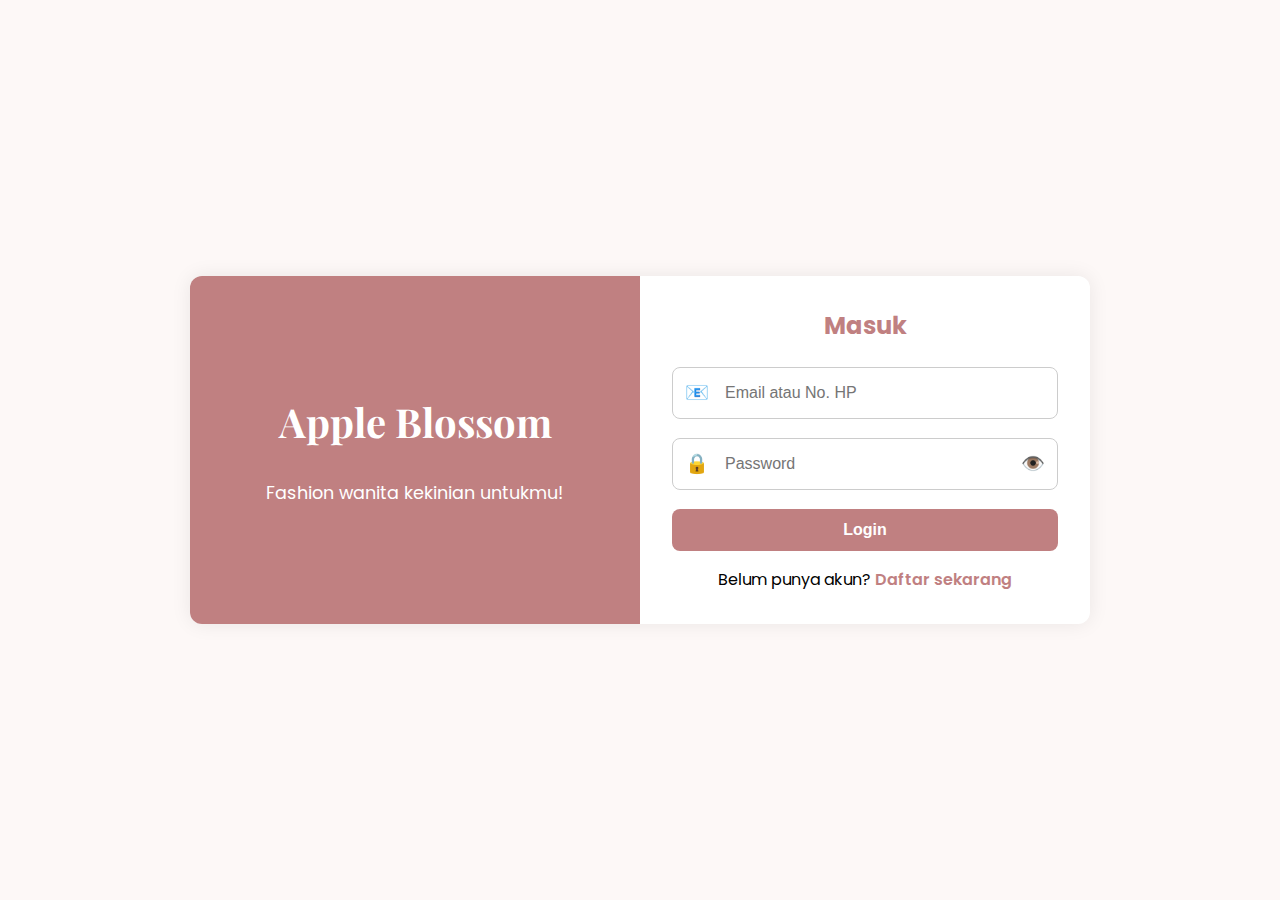
<file: testimoni.html>
<!DOCTYPE html>
<html lang="id">
<head>
  <meta charset="UTF-8" />
  <meta name="viewport" content="width=device-width, initial-scale=1" />
  <title>Apple Blossom - Testimoni</title>
  <link rel="stylesheet" href="css/style.css" />
  <link rel="stylesheet" href="https://cdnjs.cloudflare.com/ajax/libs/font-awesome/6.4.0/css/all.min.css" />
  <link href="https://fonts.googleapis.com/css2?family=Playfair+Display:wght@700&family=Poppins:wght@400;600&display=swap" rel="stylesheet" />
  <style>
    .testimoni-container {
      max-width: 900px;
      margin: 3rem auto;
      padding: 0 1rem;
      position: relative;
    }
    .testimoni-container h2 {
      color: #C08081;
      font-family: 'Playfair Display', serif;
      text-align: center;
      margin-bottom: 2rem;
      font-size: 2.8rem;
      letter-spacing: 1.2px;
    }
    .testimoni-grid {
      display: grid;
      grid-template-columns: repeat(auto-fit, minmax(280px, 1fr));
      gap: 2rem;
      margin-bottom: 4rem;
    }
    .testimoni-card {
      background: #FFE4E1;
      border-radius: 15px;
      box-shadow: 0 6px 15px rgba(255,182,193,0.3);
      padding: 1.8rem 2rem;
      display: flex;
      flex-direction: column;
      align-items: center;
      transition: transform 0.3s ease, box-shadow 0.3s ease;
    }
    .testimoni-card:hover {
      transform: translateY(-5px);
      box-shadow: 0 12px 25px rgba(255,182,193,0.5);
    }
    .product-img {
      width: 100%;
      max-width: 180px;
      border-radius: 12px;
      object-fit: cover;
      margin-bottom: 1rem;
      box-shadow: 0 4px 10px rgba(179,57,81,0.15);
    }
    .rating {
      color: #FF6F91;
      font-size: 1.2rem;
      margin-bottom: 1rem;
    }
    .quote {
      font-style: italic;
      color: #6B4C4C;
      font-size: 1rem;
      margin-bottom: 1.5rem;
      text-align: center;
    }
    .customer-name {
      font-weight: 700;
      color: #C08081;
      font-family: 'Playfair Display', serif;
      font-size: 1.1rem;
    }
    @media (max-width: 600px) {
      .testimoni-card {
        padding: 1.2rem 1.5rem;
      }
      .testimoni-container h2 {
        font-size: 2rem;
      }
    }
    
    /* Add Testimonial Button */
    .add-testimonial-btn {
      position: fixed;
      bottom: 30px;
      right: 30px;
      width: 60px;
      height: 60px;
      background: #C08081;
      color: white;
      border-radius: 50%;
      display: flex;
      justify-content: center;
      align-items: center;
      font-size: 2rem;
      cursor: pointer;
      box-shadow: 0 4px 15px rgba(192, 128, 129, 0.5);
      transition: all 0.3s ease;
      z-index: 100;
    }
    .add-testimonial-btn:hover {
      background: #B37071;
      transform: scale(1.1);
    }
    
    /* Modal Styles - Fixed */
    .testimonial-modal {
      display: none;
      position: fixed;
      top: 0;
      left: 0;
      width: 100%;
      height: 100%;
      background-color: rgba(0,0,0,0.5);
      z-index: 1000;
      justify-content: center;
      align-items: flex-start; /* Changed from center to flex-start */
      overflow-y: auto;
      padding: 20px 0; /* Added padding to ensure space at top and bottom */
    }
    .modal-content {
      background: #FFE4E1;
      padding: 2rem;
      border-radius: 15px;
      width: 90%;
      max-width: 500px;
      box-shadow: 0 10px 25px rgba(0,0,0,0.2);
      animation: modalFadeIn 0.3s ease;
      margin: 20px auto; /* Adjusted margin for better spacing */
    }
    @keyframes modalFadeIn {
      from { opacity: 0; transform: translateY(-20px); }
      to { opacity: 1; transform: translateY(0); }
    }
    .modal-header {
      display: flex;
      justify-content: space-between;
      align-items: center;
      margin-bottom: 1.5rem;
    }
    .modal-header h3 {
      color: #C08081;
      font-family: 'Playfair Display', serif;
      font-size: 1.5rem;
      margin: 0;
    }
    .close-modal {
      background: none;
      border: none;
      font-size: 1.5rem;
      color: #C08081;
      cursor: pointer;
    }
    .form-group {
      margin-bottom: 1.5rem;
    }
    .form-group label {
      display: block;
      margin-bottom: 0.5rem;
      color: #6B4C4C;
      font-weight: 600;
    }
    .form-group input,
    .form-group textarea,
    .form-group select {
      width: 100%;
      padding: 0.8rem;
      border: 1px solid #FFB6C1;
      border-radius: 8px;
      font-family: 'Poppins', sans-serif;
      background: rgba(255,255,255,0.7);
    }
    .form-group textarea {
      min-height: 100px;
      resize: vertical;
    }
    .rating-input {
      display: flex;
      justify-content: center;
      gap: 0.5rem;
      margin: 1rem 0;
    }
    .rating-input i {
      font-size: 1.8rem;
      color: #FFB6C1;
      cursor: pointer;
      transition: color 0.2s;
    }
    .rating-input i.active {
      color: #FF6F91;
    }
    .submit-btn {
      background: #C08081;
      color: white;
      border: none;
      padding: 0.8rem 1.5rem;
      border-radius: 8px;
      font-family: 'Poppins', sans-serif;
      font-weight: 600;
      cursor: pointer;
      width: 100%;
      transition: background 0.3s;
    }
    .submit-btn:hover {
      background: #B37071;
    }
    #imagePreview {
      max-width: 100%;
      max-height: 200px;
      margin-top: 1rem;
      border-radius: 8px;
      display: none;
    }
    .upload-area {
      border: 2px dashed #FFB6C1;
      border-radius: 8px;
      padding: 1.5rem;
      text-align: center;
      cursor: pointer;
      margin-bottom: 1rem;
      transition: background 0.3s;
      position: relative;
      overflow: hidden;
    }
    .upload-area:hover {
      background: rgba(255, 182, 193, 0.1);
    }
    .upload-area i {
      font-size: 2rem;
      color: #C08081;
      margin-bottom: 0.5rem;
    }
    .upload-area p {
      color: #6B4C4C;
      margin: 0;
      word-break: break-word;
    }
    
    /* Perbaikan untuk tampilan mobile */
    @media (max-width: 480px) {
      .modal-content {
        padding: 1.5rem;
        width: 95%;
      }
      .upload-area {
        padding: 1rem;
      }
    }
    
    /* Hamburger Menu Styles */
    .hamburger-menu {
      display: none;
      cursor: pointer;
      padding: 10px;
      position: fixed;
      top: 15px;
      right: 15px;
      z-index: 1000;
    }

    .hamburger-menu .bar {
      width: 25px;
      height: 3px;
      background-color: #C08081;
      margin: 5px 0;
      transition: 0.4s;
    }

    /* Sidebar Styles */
    .mobile-sidebar {
      position: fixed;
      top: 0;
      right: -250px;
      width: 250px;
      height: 100%;
      background-color: #FFE4E1;
      box-shadow: -2px 0 10px rgba(0,0,0,0.1);
      z-index: 998;
      transition: right 0.3s ease;
      padding-top: 60px;
    }

    .mobile-sidebar.open {
      right: 0;
    }

    .sidebar-content {
      display: flex;
      flex-direction: column;
      padding: 20px;
    }

    .sidebar-content a {
      color: #6B4C4C;
      font-size: 1.1rem;
      text-decoration: none;
      padding: 12px 0;
      border-bottom: 1px solid #FFB6C1;
      transition: color 0.3s;
    }

    .sidebar-content a:hover,
    .sidebar-content a.active {
      color: #C08081;
    }

    .sidebar-overlay {
      display: none;
      position: fixed;
      top: 0;
      left: 0;
      width: 100%;
      height: 100%;
      background-color: rgba(0,0,0,0.5);
      z-index: 997;
    }

    @media (max-width: 768px) {
      header nav {
        display: none;
      }
      
      .hamburger-menu {
        display: block;
      }
      
      .hamburger-menu.active .bar:nth-child(1) {
        transform: rotate(-45deg) translate(-5px, 6px);
      }
      
      .hamburger-menu.active .bar:nth-child(2) {
        opacity: 0;
      }
      
      .hamburger-menu.active .bar:nth-child(3) {
        transform: rotate(45deg) translate(-5px, -6px);
      }
    }
  </style>
</head>
<body>

<header>
  <div class="logo" onclick="location.href='beranda.html'" role="button" tabindex="0">
    <img src="logo apple blossom.jpg" alt="Logo Apple Blossom" />
    <span>Apple Blossom</span>
  </div>
  <nav>
    <a href="index.html">Beranda</a>
    <a href="tentangkami.html">Tentang Kami</a>
    <a href="produk.html">Produk</a>
    <a href="carapesan.html">Cara Pesan</a>
    <a href="testimoni.html" class="active">Testimoni</a>
    <a href="kontak.html">Kontak</a>
    <a href="#" id="logoutBtn" class="logout-btn"><i class="fas fa-sign-out-alt"></i> Logout</a>
  </nav>
</header>

<main>
  <section class="testimoni-container">
    <h2>Ulasan Pelanggan</h2>
    <div class="testimoni-grid">

      <div class="testimoni-card">
        <img src="Dress Cardi Blue Kotak.jpg" alt="Dress Merah" class="product-img" />
        <div class="rating">★★★★★</div>
        <p class="quote">"Dress merahnya sangat nyaman dan bahan berkualitas. Saya suka desainnya yang trendy dan cocok untuk acara formal."</p>
        <div class="customer-name">- Sari W.</div>
      </div>

      <div class="testimoni-card">
        <img src="Setelan Grita.jpg" alt="Blouse Putih" class="product-img" />
        <div class="rating">★★★★☆</div>
        <p class="quote">"Blouse putihnya pas di badan dan mudah dipadupadankan. Pelayanan cepat dan ramah."</p>
        <div class="customer-name">- Rina A.</div>
      </div>

      <div class="testimoni-card">
        <img src="Cardigan Leora.jpg" alt="Aksesoris Kalung" class="product-img" />
        <div class="rating">★★★★★</div>
        <p class="quote">"Kalungnya cantik dan tidak mudah rusak. Harga terjangkau dengan kualitas bagus."</p>
        <div class="customer-name">- Dita M.</div>
      </div>

      <div class="testimoni-card">
        <img src="Setelan Pinky.jpg" alt="Dress Biru" class="product-img" />
        <div class="rating">★★★★☆</div>
        <p class="quote">"Dress biru ini favorit saya. Bahannya adem dan desainnya elegan."</p>
        <div class="customer-name">- Lina P.</div>
      </div>

      <div class="testimoni-card">
        <img src="Dress Cardi Blue Pita.jpg" alt="Logo Apple Blossom" class="product-img" />
        <div class="rating">★★★★★</div>
        <p class="quote">"Apple Blossom selalu memberikan produk dengan kualitas terbaik dan harga yang bersahabat."</p>
        <div class="customer-name">- Maya S.</div>
      </div>

      <div class="testimoni-card">
        <img src="Setelan Outfit Blue.jpg" alt="Dress Floral" class="product-img" />
        <div class="rating">★★★★★</div>
        <p class="quote">"Dress floralnya sangat cantik dan cocok untuk acara santai maupun formal."</p>
        <div class="customer-name">- Anita K.</div>
      </div>

      <div class="testimoni-card">
        <img src="Setelan Biana.jpg" alt="Blouse Pink" class="product-img" />
        <div class="rating">★★★★☆</div>
        <p class="quote">"Blouse pink ini nyaman dipakai dan warnanya tidak mudah pudar setelah dicuci."</p>
        <div class="customer-name">- Dewi R.</div>
      </div>

      <div class="testimoni-card">
        <img src="Cardigan Risha.jpg" alt="Anting Emas" class="product-img" />
        <div class="rating">★★★★★</div>
        <p class="quote">"Anting emasnya elegan dan ringan dipakai. Sangat puas dengan produk ini."</p>
        <div class="customer-name">- Fajar T.</div>
      </div>

      <div class="testimoni-card">
        <img src="Seetelan Creamy.jpg" alt="Dress Hitam" class="product-img" />
        <div class="rating">★★★★☆</div>
        <p class="quote">"Dress hitamnya pas dan membuat saya percaya diri saat menghadiri acara."</p>
        <div class="customer-name">- Yulia S.</div>
      </div>

      <div class="testimoni-card">
        <img src="baju beranda 2.jpg" alt="Blouse Biru" class="product-img" />
        <div class="rating">★★★★★</div>
        <p class="quote">"Blouse biru ini sangat nyaman dan cocok untuk dipakai sehari-hari."</p>
        <div class="customer-name">- Rani M.</div>
      </div>

    </div>
  </section>
</main>

<!-- Add Testimonial Button -->
<div class="add-testimonial-btn" id="addTestimonialBtn">
  <i class="fas fa-plus"></i>
</div>

<!-- Testimonial Modal -->
<div class="testimonial-modal" id="testimonialModal">
  <div class="modal-content">
    <div class="modal-header">
      <h3>Tambah Testimoni</h3>
      <button class="close-modal" id="closeModal">&times;</button>
    </div>
    <form id="testimonialForm">
      <div class="form-group">
        <label for="productName">Nama Produk</label>
        <select id="productName" required>
          <option value="">Pilih Produk</option>
          <option value="Dress Cardi Blue Kotak">Dress Cardi Blue Kotak</option>
          <option value="Setelan Grita">Setelan Grita</option>
          <option value="Cardigan Leora">Cardigan Leora</option>
          <option value="Setelan Pinky">Setelan Pinky</option>
          <option value="Dress Cardi Blue Pita">Dress Cardi Blue Pita</option>
          <option value="Setelan Outfit Blue">Setelan Outfit Blue</option>
          <option value="Setelan Biana">Setelan Biana</option>
          <option value="Cardigan Risha">Cardigan Risha</option>
          <option value="Seetelan Creamy">Seetelan Creamy</option>
          <option value="Blouse Biru">Blouse Biru</option>
        </select>
      </div>
      
      <div class="form-group">
        <label>Unggah Foto Produk</label>
        <div class="upload-area" id="uploadArea">
          <i class="fas fa-cloud-upload-alt"></i>
          <p>Klik atau seret gambar ke sini</p>
          <input type="file" id="productImage" accept="image/*" style="display: none;">
          <img id="imagePreview" alt="Preview Gambar">
        </div>
      </div>
      
      <div class="form-group">
        <label>Rating</label>
        <div class="rating-input">
          <i class="fas fa-star" data-rating="1"></i>
          <i class="fas fa-star" data-rating="2"></i>
          <i class="fas fa-star" data-rating="3"></i>
          <i class="fas fa-star" data-rating="4"></i>
          <i class="fas fa-star" data-rating="5"></i>
          <input type="hidden" id="ratingValue" value="0" required>
        </div>
      </div>
      
      <div class="form-group">
        <label for="testimonialText">Testimoni Anda</label>
        <textarea id="testimonialText" placeholder="Bagikan pengalaman Anda tentang produk ini..." required></textarea>
      </div>
      
      <div class="form-group">
        <label for="customerName">Nama Anda</label>
        <input type="text" id="customerName" placeholder="Nama atau inisial" required>
      </div>
      
      <button type="submit" class="submit-btn">Upload Testimoni</button>
    </form>
  </div>
</div>

<footer>
  <div class="footer-container">
    <div class="footer-section">
      <h3>Tentang Apple Blossom</h3>
      <p>Fashion wanita estetik & trendy di Purwokerto dengan desain kekinian, bahan berkualitas, dan harga terjangkau.</p>
    </div>
    
    <div class="footer-section">
      <h3>Link Cepat</h3>
      <ul>
        <li><a href="index.html">Beranda</a></li>
        <li><a href="tentangkami.html">Tentang Kami</a></li>
        <li><a href="produk.html">Produk</a></li>
        <li><a href="kontak.html">Kontak</a></li>
      </ul>
    </div>
    
    <div class="footer-section">
      <h3>Kontak Kami</h3>
      <ul>
        <li><i class="fas fa-phone"></i> 0822-4278-5295</li>
        <li><i class="fab fa-whatsapp"></i> 0823-2836-5871</li>
        <li><i class="fas fa-map-marker-alt"></i> Purwokerto, Jawa Tengah</li>
      </ul>
    </div>
    
    <div class="footer-section">
      <h3>Sosial Media</h3>
      <div class="social-icons">
        <a href="https://www.instagram.com/appleblossom.id" target="_blank"><i class="fab fa-instagram"></i></a>
        <a href="https://shopee.co.id/appleblossom.id" target="_blank"><i class="fab fa-shopify"></i></a>
        <a href="https://www.tiktok.com/@appleblossom.id" target="_blank"><i class="fab fa-tiktok"></i></a>
      </div>
    </div>
  </div>
  
  <div class="footer-bottom">
    <p>&copy; 2025 Apple Blossom. All Rights Reserved.</p>
    <p>Programming by Zahratul Askia (H1D024016), Nadine Ariesta (H1D024028), Ian Jullian Sutrisno (H1D024039)</p>
  </div>
</footer>

<!-- Hamburger Menu Button (Mobile) -->
<div class="hamburger-menu" onclick="toggleMenu()">
  <div class="bar"></div>
  <div class="bar"></div>
  <div class="bar"></div>
</div>

<!-- Mobile Menu Sidebar -->
<div class="mobile-sidebar" id="mobileSidebar">
  <div class="sidebar-content">
    <a href="beranda.html" class="active">Beranda</a>
    <a href="tentangkami.html">Tentang Kami</a>
    <a href="produk.html">Produk</a>
    <a href="carapesan.html">Cara Pesan</a>
    <a href="testimoni.html">Testimoni</a>
    <a href="kontak.html">Kontak</a>
  </div>
</div>

<script>
  document.addEventListener('DOMContentLoaded', function () {
    const isLoggedIn = localStorage.getItem('isLoggedIn');
    if (!isLoggedIn) {
      window.location.href = 'login.html';
    }

    document.getElementById('logoutBtn').addEventListener('click', function(e) {
      e.preventDefault();
      localStorage.removeItem('isLoggedIn');
      localStorage.removeItem('currentUser');
      window.location.href = 'login.html';
    });

    // Testimonial Modal Functionality
    const addTestimonialBtn = document.getElementById('addTestimonialBtn');
    const testimonialModal = document.getElementById('testimonialModal');
    const closeModal = document.getElementById('closeModal');
    const testimonialForm = document.getElementById('testimonialForm');
    const uploadArea = document.getElementById('uploadArea');
    const productImage = document.getElementById('productImage');
    const imagePreview = document.getElementById('imagePreview');
    const stars = document.querySelectorAll('.rating-input i');
    const ratingValue = document.getElementById('ratingValue');
    const testimoniGrid = document.querySelector('.testimoni-grid');

    // Open modal
    addTestimonialBtn.addEventListener('click', () => {
      testimonialModal.style.display = 'flex';
      document.body.style.overflow = 'hidden';
      // Scroll to top of modal
      testimonialModal.scrollTo(0, 0);
    });

    // Close modal
    closeModal.addEventListener('click', () => {
      testimonialModal.style.display = 'none';
      document.body.style.overflow = 'auto';
    });

    // Close modal when clicking outside
    window.addEventListener('click', (e) => {
      if (e.target === testimonialModal) {
        testimonialModal.style.display = 'none';
        document.body.style.overflow = 'auto';
      }
    });

    // Star rating functionality
    stars.forEach(star => {
      star.addEventListener('click', () => {
        const rating = parseInt(star.getAttribute('data-rating'));
        ratingValue.value = rating;
        
        stars.forEach((s, i) => {
          if (i < rating) {
            s.classList.add('active');
          } else {
            s.classList.remove('active');
          }
        });
      });
      
      star.addEventListener('mouseover', () => {
        const rating = parseInt(star.getAttribute('data-rating'));
        
        stars.forEach((s, i) => {
          if (i < rating) {
            s.classList.add('hover');
          } else {
            s.classList.remove('hover');
          }
        });
      });
      
      star.addEventListener('mouseout', () => {
        stars.forEach(s => {
          s.classList.remove('hover');
        });
      });
    });

    // Image upload functionality
    uploadArea.addEventListener('click', () => {
      productImage.click();
    });

    productImage.addEventListener('change', (e) => {
      const file = e.target.files[0];
      if (file) {
        const reader = new FileReader();
        reader.onload = (event) => {
          imagePreview.src = event.target.result;
          imagePreview.style.display = 'block';
          uploadArea.querySelector('p').textContent = file.name;
        };
        reader.readAsDataURL(file);
      }
    });

    // Drag and drop functionality
    uploadArea.addEventListener('dragover', (e) => {
      e.preventDefault();
      uploadArea.style.background = 'rgba(255, 182, 193, 0.2)';
    });

    uploadArea.addEventListener('dragleave', () => {
      uploadArea.style.background = '';
    });

    uploadArea.addEventListener('drop', (e) => {
      e.preventDefault();
      uploadArea.style.background = '';
      
      const file = e.dataTransfer.files[0];
      if (file && file.type.match('image.*')) {
        productImage.files = e.dataTransfer.files;
        const reader = new FileReader();
        reader.onload = (event) => {
          imagePreview.src = event.target.result;
          imagePreview.style.display = 'block';
          uploadArea.querySelector('p').textContent = file.name;
        };
        reader.readAsDataURL(file);
      }
    });

    // Form submission
    testimonialForm.addEventListener('submit', (e) => {
      e.preventDefault();
      
      // Get form values
      const productName = document.getElementById('productName').value;
      const testimonialText = document.getElementById('testimonialText').value;
      const customerName = document.getElementById('customerName').value;
      const rating = ratingValue.value;
      
      // Create new testimonial card
      const newTestimonial = document.createElement('div');
      newTestimonial.className = 'testimoni-card';
      
      let starsHtml = '';
      for (let i = 0; i < 5; i++) {
        starsHtml += i < rating ? '★' : '☆';
      }
      
      let imageSrc = '';
      if (productImage.files.length > 0) {
        imageSrc = URL.createObjectURL(productImage.files[0]);
      } else {
        // Default image based on product name
        imageSrc = productName.toLowerCase().replace(/\s+/g, '-') + '.jpg';
      }
      
      newTestimonial.innerHTML = `
        <img src="${imageSrc}" alt="${productName}" class="product-img" />
        <div class="rating">${starsHtml}</div>
        <p class="quote">"${testimonialText}"</p>
        <div class="customer-name">- ${customerName}</div>
      `;
      
      // Add to the beginning of the grid
      testimoniGrid.prepend(newTestimonial);
      
      // Reset form
      testimonialForm.reset();
      ratingValue.value = 0;
      stars.forEach(star => star.classList.remove('active'));
      imagePreview.style.display = 'none';
      imagePreview.src = '';
      uploadArea.querySelector('p').textContent = 'Klik atau seret gambar ke sini';
      
      // Close modal
      testimonialModal.style.display = 'none';
      document.body.style.overflow = 'auto';
      
      // Show success message
      alert('Testimoni Anda berhasil ditambahkan!');
    });

    // Toggle hamburger menu
    function toggleMenu() {
      const hamburger = document.querySelector('.hamburger-menu');
      const nav = document.querySelector('nav');
      
      hamburger.classList.toggle('active');
      nav.classList.toggle('active');
    }

    // Close menu on link click
    document.querySelectorAll('nav a').forEach(link => {
      link.addEventListener('click', () => {
        const hamburger = document.querySelector('.hamburger-menu');
        const nav = document.querySelector('nav');
        
        if (nav.classList.contains('active')) {
          hamburger.classList.remove('active');
          nav.classList.remove('active');
        }
      });
    });

    // Close menu when clicking outside
    document.addEventListener('click', function(event) {
      const hamburger = document.querySelector('.hamburger-menu');
      const nav = document.querySelector('nav');
      
      if (!event.target.closest('nav') && 
          !event.target.closest('.hamburger-menu') &&
          nav.classList.contains('active')) {
        hamburger.classList.remove('active');
        nav.classList.remove('active');
      }
    });
  });

  // Hamburger Menu Functionality
  function toggleMenu() {
    const hamburger = document.querySelector('.hamburger-menu');
    const sidebar = document.getElementById('mobileSidebar');
    const overlay = document.createElement('div');
    overlay.className = 'sidebar-overlay';
    
    hamburger.classList.toggle('active');
    
    if (sidebar.classList.contains('open')) {
      sidebar.classList.remove('open');
      document.querySelector('.sidebar-overlay')?.remove();
    } else {
      sidebar.classList.add('open');
      document.body.appendChild(overlay);
      
      // Close sidebar when overlay is clicked
      overlay.addEventListener('click', () => {
        sidebar.classList.remove('open');
        overlay.remove();
        hamburger.classList.remove('active');
      });
    }
  }

  // Close menu when clicking on a link
  document.querySelectorAll('.sidebar-content a').forEach(link => {
    link.addEventListener('click', () => {
      document.querySelector('.hamburger-menu').classList.remove('active');
      document.getElementById('mobileSidebar').classList.remove('open');
      document.querySelector('.sidebar-overlay')?.remove();
    });
  });
</script>

</body>
</html>
</file>
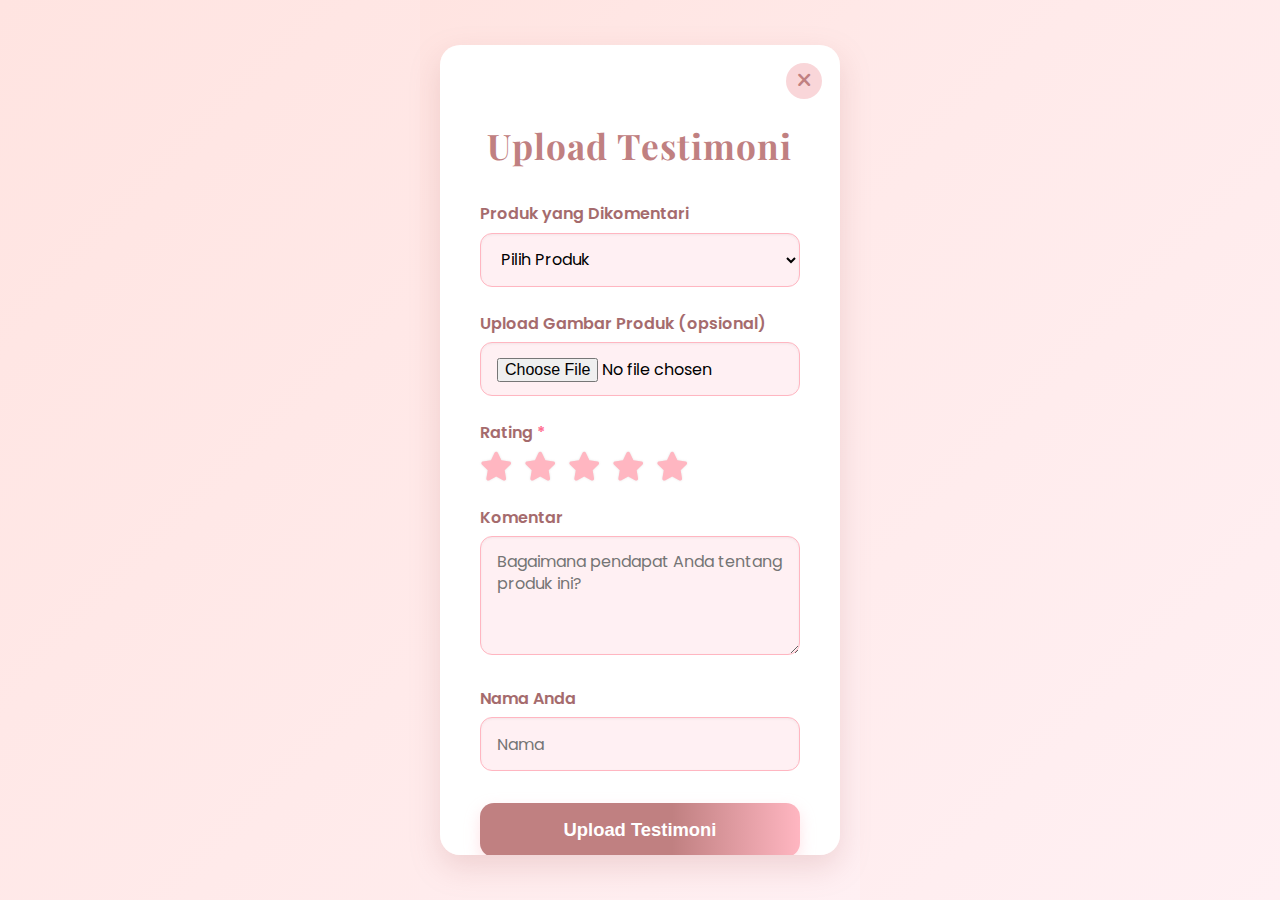
<file: uploadtesti.html>
<!DOCTYPE html>
<html lang="id">
<head>
  <meta charset="UTF-8" />
  <meta name="viewport" content="width=device-width, initial-scale=1" />
  <title>Upload Testimoni</title>
  <link
    rel="stylesheet"
    href="https://cdnjs.cloudflare.com/ajax/libs/font-awesome/6.4.0/css/all.min.css"
  />
  <link
    href="https://fonts.googleapis.com/css2?family=Playfair+Display:wght@700&family=Poppins:wght@400;600&display=swap"
    rel="stylesheet"
  />
  <style>
    /* Reset & Base */
    *, *::before, *::after {
      box-sizing: border-box;
    }
    html, body {
      height: 100%;
      margin: 0;
      padding: 0;
      font-family: 'Poppins', sans-serif;
      background: linear-gradient(135deg, #ffe4e1 0%, #fff0f3 100%);
      display: flex;
      justify-content: center;
      align-items: center;
      min-height: 100vh;
      padding: 20px;
    }

    /* Container */
    .testimoni-popup {
      position: relative;
      background: #fff;
      max-width: 400px;
      width: 100%;
      border-radius: 20px;
      padding: 3rem 2.5rem 2.5rem;
      box-shadow: 0 12px 30px rgba(192, 128, 129, 0.25);
      animation: fadeInUp 0.5s ease forwards;
      overflow-y: auto;
      max-height: 90vh;
    }
    @keyframes fadeInUp {
      0% {
        opacity: 0;
        transform: translateY(30px);
      }
      100% {
        opacity: 1;
        transform: translateY(0);
      }
    }

    /* Close Button */
    .close-btn {
      position: absolute;
      top: 18px;
      right: 18px;
      background: #f9d6d9;
      border: none;
      width: 36px;
      height: 36px;
      border-radius: 50%;
      cursor: pointer;
      display: flex;
      align-items: center;
      justify-content: center;
      color: #c08081;
      font-size: 1.2rem;
      transition: background-color 0.3s ease;
      z-index: 10;
    }
    .close-btn:hover {
      background: #c08081;
      color: #fff;
    }

    /* Heading */
    h2 {
      font-family: 'Playfair Display', serif;
      color: #c08081;
      text-align: center;
      font-size: 2.2rem;
      margin-bottom: 2rem;
      letter-spacing: 1.2px;
    }

    /* Form */
    form {
      display: flex;
      flex-direction: column;
      gap: 1.5rem;
    }

    label {
      font-weight: 600;
      color: #a56b6d;
      margin-bottom: 0.4rem;
      display: block;
      font-size: 1rem;
    }

    input[type='text'],
    select,
    textarea,
    input[type='file'] {
      width: 100%;
      padding: 0.85rem 1rem;
      border: 1.5px solid #ffb6c1;
      border-radius: 12px;
      font-size: 1rem;
      font-family: inherit;
      background: #fff0f3;
      transition: border-color 0.3s ease, background-color 0.3s ease;
      outline-offset: 2px;
      outline-color: transparent;
      box-shadow: inset 0 1px 3px rgba(0,0,0,0.05);
    }
    input[type='text']:focus,
    select:focus,
    textarea:focus,
    input[type='file']:focus {
      border-color: #c08081;
      background: #fff;
      outline-color: #c08081;
      box-shadow: 0 0 8px rgba(192, 128, 129, 0.5);
    }

    textarea {
      resize: vertical;
      min-height: 100px;
      font-size: 1rem;
      line-height: 1.4;
    }

    /* Rating Stars */
    .rating-stars {
      display: flex;
      gap: 12px;
      font-size: 1.8rem;
      user-select: none;
    }
    .rating-stars i {
      color: #ffb6c1;
      cursor: pointer;
      transition: color 0.3s, transform 0.2s;
      filter: drop-shadow(0 0 1px rgba(0,0,0,0.1));
    }
    .rating-stars i.active,
    .rating-stars i:hover,
    .rating-stars i:hover ~ i {
      color: #ff6f91;
      transform: scale(1.2);
    }

    /* Submit Button */
    .btn-submit {
      background: linear-gradient(90deg, #c08081 60%, #ffb6c1 100%);
      border: none;
      padding: 1rem 0;
      border-radius: 14px;
      font-weight: 700;
      font-size: 1.15rem;
      color: #fff;
      cursor: pointer;
      box-shadow: 0 6px 15px rgba(255, 182, 193, 0.4);
      transition: background 0.3s ease, box-shadow 0.3s ease;
      width: 100%;
      margin-top: 0.5rem;
    }
    .btn-submit:hover {
      background: linear-gradient(90deg, #a56b6d 70%, #ff9fb1 100%);
      box-shadow: 0 8px 22px rgba(255, 182, 193, 0.6);
    }

    /* Error message styling */
    small {
      font-size: 0.85rem;
      color: #c08081;
      display: none;
    }

    /* Responsive */
    @media (max-width: 450px) {
      .testimoni-popup {
        max-width: 100%;
        padding: 2.5rem 1.5rem 2rem;
      }
      h2 {
        font-size: 1.8rem;
      }
      .rating-stars {
        font-size: 1.5rem;
        gap: 10px;
      }
    }
  </style>
</head>
<body>
  <div class="testimoni-popup" role="dialog" aria-labelledby="formTitle" aria-modal="true">
    <button class="close-btn" aria-label="Tutup form" onclick="window.close()">
      <i class="fas fa-times"></i>
    </button>
    <h2 id="formTitle">Upload Testimoni</h2>
    <form id="testimoniForm" novalidate>
      <div>
        <label for="product">Produk yang Dikomentari</label>
        <select id="product" required aria-required="true" aria-describedby="productError">
          <option value="" disabled selected>Pilih Produk</option>
          <option value="Dress Cardi Blue Kotak">Dress Cardi Blue Kotak</option>
          <option value="Setelan Grita">Setelan Grita</option>
          <option value="Cardigan Leora">Cardigan Leora</option>
          <option value="Setelan Pinky">Setelan Pinky</option>
          <option value="Dress Cardi Blue Pita">Dress Cardi Blue Pita</option>
          <option value="Setelan Outfit Blue">Setelan Outfit Blue</option>
          <option value="Setelan Biana">Setelan Biana</option>
          <option value="Cardigan Risha">Cardigan Risha</option>
          <option value="Seetelan Creamy">Seetelan Creamy</option>
        </select>
        <small id="productError">Pilih produk terlebih dahulu</small>
      </div>

      <div>
        <label for="image">Upload Gambar Produk (opsional)</label>
        <input type="file" id="image" accept="image/*" aria-describedby="imageHelp" />
        <small id="imageHelp" style="color:#a56b6d; font-size:0.85rem;">Format gambar: JPG, PNG, max 5MB</small>
      </div>

      <div>
        <label id="ratingLabel">Rating <span aria-hidden="true" style="color:#ff6f91;">*</span></label>
        <div class="rating-stars" role="radiogroup" aria-labelledby="ratingLabel" tabindex="0">
          <i class="fas fa-star" data-rating="1" role="radio" aria-checked="false" tabindex="-1" aria-label="1 bintang"></i>
          <i class="fas fa-star" data-rating="2" role="radio" aria-checked="false" tabindex="-1" aria-label="2 bintang"></i>
          <i class="fas fa-star" data-rating="3" role="radio" aria-checked="false" tabindex="-1" aria-label="3 bintang"></i>
          <i class="fas fa-star" data-rating="4" role="radio" aria-checked="false" tabindex="-1" aria-label="4 bintang"></i>
          <i class="fas fa-star" data-rating="5" role="radio" aria-checked="false" tabindex="-1" aria-label="5 bintang"></i>
        </div>
        <input type="hidden" id="rating" required aria-required="true" />
      </div>

      <div>
        <label for="comment">Komentar</label>
        <textarea
          id="comment"
          placeholder="Bagaimana pendapat Anda tentang produk ini?"
          required
          aria-required="true"
          rows="4"
        ></textarea>
      </div>

      <div>
        <label for="name">Nama Anda</label>
        <input type="text" id="name" placeholder="Nama" required aria-required="true" />
      </div>

      <button type="submit" class="btn-submit" aria-label="Upload Testimoni">
        Upload Testimoni
      </button>
    </form>
  </div>

  <script>
    // Rating stars functionality with keyboard accessibility
    const stars = document.querySelectorAll('.rating-stars i');
    const ratingInput = document.getElementById('rating');
    let currentRating = 0;

    function setRating(rating) {
      currentRating = rating;
      ratingInput.value = rating;
      stars.forEach((star, idx) => {
        if (idx < rating) {
          star.classList.add('active');
          star.setAttribute('aria-checked', 'true');
          star.tabIndex = 0;
        } else {
          star.classList.remove('active');
          star.setAttribute('aria-checked', 'false');
          star.tabIndex = -1;
        }
      });
    }

    stars.forEach((star) => {
      star.addEventListener('click', () => {
        setRating(parseInt(star.dataset.rating));
      });
      star.addEventListener('keydown', (e) => {
        const rating = parseInt(star.dataset.rating);
        if (e.key === 'Enter' || e.key === ' ') {
          e.preventDefault();
          setRating(rating);
        }
        if (e.key === 'ArrowRight' || e.key === 'ArrowUp') {
          e.preventDefault();
          let next = rating < 5 ? rating + 1 : 1;
          setRating(next);
          stars[next - 1].focus();
        }
        if (e.key === 'ArrowLeft' || e.key === 'ArrowDown') {
          e.preventDefault();
          let prev = rating > 1 ? rating - 1 : 5;
          setRating(prev);
          stars[prev - 1].focus();
        }
      });
    });

    // Form submission with validation and localStorage
    const form = document.getElementById('testimoniForm');
    form.addEventListener('submit', (e) => {
      e.preventDefault();

      // Basic validation for product select
      const productSelect = document.getElementById('product');
      const productError = document.getElementById('productError');
      if (!productSelect.value) {
        productError.style.display = 'block';
        productSelect.focus();
        return;
      } else {
        productError.style.display = 'none';
      }

      // Rating required
      if (!ratingInput.value) {
        alert('Silakan pilih rating.');
        stars[0].focus();
        return;
      }

      const product = productSelect.value;
      const rating = ratingInput.value;
      const comment = document.getElementById('comment').value.trim();
      const name = document.getElementById('name').value.trim();
      const imageFile = document.getElementById('image').files[0];

      // Optional: Validate image size (max 5MB)
      if (imageFile && imageFile.size > 5 * 1024 * 1024) {
        alert('Ukuran gambar maksimal 5MB.');
        return;
      }

      const testimoni = {
        product,
        rating,
        comment,
        name,
        image: imageFile ? URL.createObjectURL(imageFile) : 'placeholder.jpg',
        date: new Date().toISOString(),
      };

      // Ambil data testimoni yang sudah ada, atau buat array baru
      let testimonials = JSON.parse(localStorage.getItem('tempTestimonials') || '[]');
      testimonials.unshift(testimoni);
      localStorage.setItem('tempTestimonials', JSON.stringify(testimonials));

      alert('Testimoni berhasil diupload!');

      // Tutup popup dan refresh halaman induk jika ada
      window.close();
      if (window.opener && !window.opener.closed) {
        window.opener.location.reload();
      }
    });
  </script>
</body>
</html>
</file>
<file: css/auth.css>
* {
  box-sizing: border-box;
  margin: 0;
  padding: 0;
}

body {
  font-family: 'Poppins', sans-serif;
  background-color: #fdf8f7;
  min-height: 100vh;
  display: flex;
  justify-content: center;
  align-items: center;
}

.auth-container {
  display: flex;
  width: 90%;
  max-width: 900px;
  background: #fff;
  border-radius: 12px;
  overflow: hidden;
  box-shadow: 0 0 20px rgba(0,0,0,0.08);
}

.auth-banner {
  flex: 1;
  background: #C08081;
  color: white;
  padding: 2rem;
  text-align: center;
  display: flex;
  flex-direction: column;
  justify-content: center;
}

.auth-banner h1 {
  font-family: 'Playfair Display', serif;
  font-size: 2.5rem;
  margin-bottom: 1rem;
}

.auth-banner p {
  font-size: 1.1rem;
}

.auth-form {
  flex: 1;
  padding: 2rem;
}

.auth-form h2 {
  color: #C08081;
  text-align: center;
  margin-bottom: 1.5rem;
}

.input-group {
  position: relative;
  margin-bottom: 1.2rem;
}

.input-group .icon {
  position: absolute;
  left: 15px; /* Sedikit lebih ke kanan */
  top: 50%;
  transform: translateY(-50%);
  font-size: 1.2rem;
  height: 1em;
  width: 1em;
  display: flex;
  align-items: center;
  justify-content: center;
}

.input-group input {
  width: 100%;
  padding: 0.75rem 0.75rem 0.75rem 3.25rem; /* Padding kiri diperbesar */
  border: 1px solid #ccc;
  border-radius: 8px;
  font-size: 1rem;
  line-height: 1.5; /* Tambahkan line-height */
  height: 3.25rem; /* Tinggi tetap untuk konsistensi */
}

.toggle-password {
  position: absolute;
  right: 15px;
  top: 50%;
  transform: translateY(-50%);
  font-size: 1.2rem;
  background: none;
  border: none;
  cursor: pointer;
  display: flex;
  align-items: center;
  justify-content: center;
  height: 1em;
  width: 1em;
}

button {
  width: 100%;
  padding: 0.75rem;
  background-color: #C08081;
  color: white;
  font-weight: bold;
  border: none;
  border-radius: 8px;
  font-size: 1rem;
  cursor: pointer;
}

button:hover {
  background-color: #a96666;
}

.message {
  font-size: 0.9rem;
  margin-bottom: 1rem;
}

.message.success {
  color: green;
}

.message.error {
  color: red;
}

p {
  text-align: center;
  margin-top: 1rem;
}

a {
  color: #C08081;
  text-decoration: none;
  font-weight: 600;
}

a:hover {
  text-decoration: underline;
}

/* Tambahan di akhir file CSS sebelumnya */
.helper-text {
  font-size: 0.75rem;
  color: #777;
  margin-top: 0.25rem;
  text-align: left;
  padding-left: 2.5rem;
}

#passwordStrength {
  margin-top: 0.25rem;
  text-align: left;
  font-size: 0.75rem;
  padding-left: 2.5rem;
}

#passwordStrength.weak { color: red; }
#passwordStrength.medium { color: orange; }
#passwordStrength.strong { color: green; }

@media (max-width: 768px) {
  .auth-container {
    flex-direction: column;
  }

  .auth-banner, .auth-form {
    flex: 1 1 100%;
  }

  .auth-banner {
    padding: 1.5rem;
  }

  .auth-form {
    padding: 1.5rem;
  }
}
</file>
<file: css/style.css>
/* Reset & base */
  * {
    box-sizing: border-box;
  }
  body {
    margin: 0;
    background-color: #FFF0F5; /* lavender blush */
    font-family: 'Poppins', sans-serif;
    color: #4B2E39; /* dark mauve */
    line-height: 1.6;
  }
  a {
    text-decoration: none;
    color: inherit;
  }

  /* Header */
  header {
    background-color: #FFB6C1; /* light pink */
    display: flex;
    align-items: center;
    padding: 1rem 2rem;
    position: sticky;
    top: 0;
    z-index: 1000;
    box-shadow: 0 2px 8px rgba(255,182,193,0.4);
  }
  .logo {
    display: flex;
    align-items: center;
    cursor: pointer;
  }
  .logo img {
    height: 42px;
    width: 42px;
    object-fit: contain;
    margin-right: 0.7rem;
  }
  .logo span {
    font-family: 'Playfair Display', serif;
    font-size: 1.8rem;
    font-weight: 700;
    color: #fff;
  }
  nav {
    margin-left: auto;
  }
  nav a {
    color: #fff;
    margin-left: 1.8rem;
    font-weight: 600;
    font-family: 'Poppins', sans-serif;
    font-size: 1rem;
    padding: 0.3rem 0.6rem;
    border-radius: 6px;
    transition: background-color 0.3s, color 0.3s;
  }
  nav a:hover, nav a.active {
    background-color: #F4C2C2; /* pink pastel highlight */
    color: #4B2E39;
  }

  /* Main container */
  main {
    max-width: 1100px;
    margin: 2.5rem auto 4rem auto;
    padding: 0 1rem;
  }

  /* Hero Section */
  .hero {
    background: linear-gradient(135deg, #FFB6C1 0%, #FFF0F5 100%);
    border-radius: 20px;
    padding: 3rem 2rem;
    display: flex;
    flex-wrap: wrap;
    align-items: center;
    gap: 2rem;
    box-shadow: 0 10px 20px rgba(255,182,193,0.3);
  }
  .hero-text {
    flex: 1 1 320px;
  }
  .hero-text h1 {
    font-family: 'Playfair Display', serif;
    font-size: 3.2rem;
    color: #C08081; /* dusty pink */
    margin-bottom: 1rem;
  }
  .hero-text p {
    font-size: 1.3rem;
    margin-bottom: 2rem;
    color: #6B4C4C;
  }
  .hero-text button {
    background-color: #FFB6C1;
    border: none;
    padding: 0.9rem 2.2rem;
    border-radius: 40px;
    font-weight: 600;
    font-family: 'Poppins', sans-serif;
    color: #fff;
    cursor: pointer;
    box-shadow: 0 6px 12px rgba(255,182,193,0.5);
    transition: background-color 0.3s ease;
  }
  .hero-text button:hover {
    background-color: #F4C2C2;
    color: #4B2E39;
  }
  .hero-img {
    flex: 1 1 320px;
    text-align: center;
  }
  .produk-img img {
  max-width: 100%;
  height: auto;
  max-height: 400px;
  border-radius: 15px;
  object-fit: cover;
}


  /* Deskripsi Singkat */
  .description {
    margin: 3rem auto 2rem auto;
    font-size: 1.1rem;
    line-height: 1.7;
    text-align: center;
    max-width: 700px;
    color: #6B4C4C;
  }

  /* Galeri Koleksi */
  .gallery {
    display: grid;
    grid-template-columns: repeat(auto-fit,minmax(220px,1fr));
    gap: 1.5rem;
    margin-bottom: 3rem;
  }
  .gallery-item {
    position: relative;
    border-radius: 15px;
    overflow: hidden;
    cursor: pointer;
    box-shadow: 0 4px 10px rgba(179,57,81,0.2);
    transition: transform 0.3s;
  }
  .gallery-item:hover {
    transform: scale(1.05);
  }
  .gallery-item img {
    width: 100%;
    display: block;
  }
  .gallery-item .info {
    position: absolute;
    bottom: 0; left: 0; right: 0;
    background: rgba(255,182,193,0.9);
    color: #4B2E39;
    font-weight: 700;
    font-size: 1rem;
    padding: 0.8rem 1rem;
    opacity: 0;
    transition: opacity 0.3s;
  }
  .gallery-item:hover .info {
    opacity: 1;
  }

  /* Keunggulan */
  .advantages {
    display: flex;
    flex-wrap: wrap;
    justify-content: center;
    gap: 2rem;
    margin-bottom: 3rem;
  }
  .advantage {
    background: #FFE4E1; /* misty rose */
    box-shadow: 0 6px 15px rgba(255,182,193,0.25);
    border-radius: 20px;
    padding: 2rem 1.5rem;
    color: #6B4C4C;
    text-align: center;
    flex: 1 1 220px;
  }
  .advantage-icon {
    font-size: 3rem;
    color: #FF6F91;
    margin-bottom: 1rem;
  }
  .advantage h3 {
    margin-bottom: 0.6rem;
    color: #C08081;
    font-family: 'Playfair Display', serif;
  }
  .advantage p {
    font-size: 1rem;
  }

  /* Responsive */
  @media (max-width: 600px) {
    .hero {
      flex-direction: column;
    }
  }

  /* Tentang Kami */
.about-container {
  max-width: 900px;
  margin: 0 auto;
  padding: 2rem;
}

.about-content {
  display: flex;
  flex-wrap: wrap;
  gap: 2rem;
  align-items: center;
  margin-bottom: 3rem;
}

.about-image {
  flex: 1 1 300px;
  text-align: center;
}

.about-image img {
  max-width: 100%;
  border-radius: 15px;
  box-shadow: 0 8px 20px rgba(255,182,193,0.3);
}

.about-text {
  flex: 1 1 300px;
}

.about-text p {
  margin-bottom: 1.5rem;
  color: #6B4C4C;
  font-size: 1.1rem;
}

.about-details {
  margin-top: 2rem;
}

.detail-item {
  display: flex;
  align-items: center;
  margin-bottom: 1rem;
}

.detail-item span {
  font-size: 1.5rem;
  margin-right: 1rem;
  color: #FF6F91;
}

.detail-item p {
  margin: 0;
  font-size: 1rem;
}

.team-grid {
  display: grid;
  grid-template-columns: repeat(auto-fit, minmax(250px, 1fr));
  gap: 2rem;
  margin-top: 2rem;
}

.team-member {
  background: #FFE4E1;
  border-radius: 15px;
  padding: 1.5rem;
  text-align: center;
  box-shadow: 0 6px 15px rgba(255,182,193,0.25);
}

.member-photo img {
  width: 150px;
  height: 150px;
  border-radius: 50%;
  object-fit: cover;
  margin-bottom: 1rem;
  border: 5px solid #FFB6C1;
}

.team-member h4 {
  color: #C08081;
  margin-bottom: 0.5rem;
}

.team-member p {
  color: #6B4C4C;
  margin: 0;
}

/* Kontak */
.contact-container {
  max-width: 1000px;
  margin: 0 auto;
  padding: 2rem;
}

.contact-content {
  display: flex;
  flex-wrap: wrap;
  gap: 3rem;
  margin-bottom: 3rem;
}

.contact-info, .contact-form {
  flex: 1 1 400px;
}

.contact-info h3, .contact-form h3 {
  color: #C08081;
  margin-bottom: 1.5rem;
  font-family: 'Playfair Display', serif;
}

.info-item {
  display: flex;
  align-items: center;
  margin-bottom: 1.5rem;
}

.info-item span {
  font-size: 1.5rem;
  margin-right: 1rem;
  color: #FF6F91;
}

.info-item p {
  margin: 0;
  color: #6B4C4C;
}

.info-item a {
  color: #FF6F91;
  text-decoration: underline;
  transition: color 0.3s;
}

.info-item a:hover {
  color: #C08081;
}

.social-links {
  display: grid;
  grid-template-columns: repeat(2, 1fr);
  gap: 1rem;
  margin-top: 2rem;
}

.social-icon {
  background: #FFB6C1;
  color: white;
  padding: 0.8rem;
  border-radius: 8px;
  text-align: center;
  transition: background 0.3s;
}

.social-icon:hover {
  background: #F4C2C2;
  color: #4B2E39;
}

.form-group {
  margin-bottom: 1.5rem;
}

.form-group label {
  display: block;
  margin-bottom: 0.5rem;
  color: #6B4C4C;
  font-weight: 600;
}

.form-group input,
.form-group textarea {
  width: 100%;
  padding: 0.8rem;
  border: 2px solid #FFB6C1;
  border-radius: 8px;
  font-family: 'Poppins', sans-serif;
  background: rgba(255,182,193,0.1);
  transition: border-color 0.3s;
}

.form-group input:focus,
.form-group textarea:focus {
  outline: none;
  border-color: #C08081;
}

.submit-btn {
  background-color: #FFB6C1;
  border: none;
  padding: 0.9rem 2.2rem;
  border-radius: 40px;
  font-weight: 600;
  font-family: 'Poppins', sans-serif;
  color: #fff;
  cursor: pointer;
  box-shadow: 0 6px 12px rgba(255,182,193,0.5);
  transition: background-color 0.3s ease;
  width: 100%;
}

.submit-btn:hover {
  background-color: #F4C2C2;
  color: #4B2E39;
}

.map-link {
  text-align: center;
  margin-top: 1rem;
}

.map-button {
  background-color: #FFB6C1;
  color: white;
  padding: 0.8rem 1.5rem;
  border-radius: 40px;
  font-weight: 600;
  display: inline-block;
  transition: background-color 0.3s;
}

.map-button:hover {
  background-color: #F4C2C2;
  color: #4B2E39;
}

/* Footer Styles */
footer {
  background-color: #FFB6C1;
  color: white;
  padding: 2rem 1rem;
  margin-top: 3rem;
}

.footer-container {
  max-width: 1100px;
  margin: 0 auto;
  display: grid;
  grid-template-columns: repeat(auto-fit, minmax(200px, 1fr));
  gap: 2rem;
}

.footer-section h3 {
  font-family: 'Playfair Display', serif;
  color: white;
  margin-bottom: 1rem;
  font-size: 1.2rem;
}

.footer-section p, .footer-section li {
  margin-bottom: 0.5rem;
  font-size: 0.9rem;
}

.footer-section a {
  color: white;
  transition: color 0.3s;
}

.footer-section a:hover {
  color: #4B2E39;
}

.social-icons {
  display: flex;
  gap: 1rem;
}

.social-icons a {
  font-size: 1.5rem;
  color: white;
  transition: color 0.3s;
}

.social-icons a:hover {
  color: #4B2E39;
}

.footer-bottom {
  text-align: center;
  padding-top: 2rem;
  margin-top: 2rem;
  border-top: 1px solid rgba(255, 255, 255, 0.2);
  font-size: 0.8rem;
}

/* Hamburger Menu Styles */
.hamburger-menu {
  display: none;
  cursor: pointer;
  position: fixed;
  top: 1rem;
  right: 1rem;
  z-index: 1100;
  background-color: #FFB6C1;
  padding: 0.8rem;
  border-radius: 5px;
  box-shadow: 0 2px 5px rgba(0,0,0,0.2);
}

.hamburger-menu .bar {
  width: 25px;
  height: 3px;
  background-color: white;
  margin: 5px 0;
  transition: 0.4s;
}

/* Responsive Styles */
@media (max-width: 768px) {
  nav {
    position: fixed;
    top: 0;
    right: -100%;
    width: 70%;
    height: 100vh;
    background-color: #FFB6C1;
    flex-direction: column;
    align-items: center;
    justify-content: center;
    transition: right 0.5s ease;
    z-index: 1000;
    padding-top: 4rem;
  }
  
  nav.active {
    right: 0;
  }
  
  nav a {
    margin: 1rem 0;
    font-size: 1.2rem;
  }
  
  /* Hamburger Menu Styles */
  .hamburger-menu {
    display: none;
    cursor: pointer;
    padding: 10px;
    position: fixed;
    top: 20px;
    right: 20px;
    z-index: 1000;
  }
  
  .hamburger-menu .bar {
    width: 25px;
    height: 3px;
    background-color: #C08081;
    margin: 5px 0;
    transition: 0.4s;
  }
  
  .hamburger-menu.active .bar:nth-child(1) {
    transform: rotate(-45deg) translate(-5px, 6px);
  }
  
  .hamburger-menu.active .bar:nth-child(2) {
    opacity: 0;
  }
  
  .hamburger-menu.active .bar:nth-child(3) {
    transform: rotate(45deg) translate(-5px, -6px);
  }
  
  /* Navigation Styles for Mobile */
  @media (max-width: 768px) {
    .hamburger-menu {
      display: block;
    }
    
    nav {
      position: fixed;
      top: 0;
      right: -100%;
      width: 70%;
      height: 100vh;
      background-color: white;
      flex-direction: column;
      padding: 80px 20px 20px;
      box-shadow: -5px 0 15px rgba(0,0,0,0.1);
      transition: 0.3s;
      z-index: 999;
    }
    
    nav.active {
      right: 0;
    }
    
    nav a {
      margin: 15px 0;
      padding: 10px;
      border-bottom: 1px solid #f0f0f0;
    }
    
    header {
      justify-content: center;
    }
  }

@media (max-width: 768px) {
  header {
    padding: 15px;
  }
  
  .logo {
    margin-right: auto;
  }
}

/* Responsif */
@media (max-width: 768px) {
  .about-content {
    flex-direction: column;
  }
  
  .contact-content {
    flex-direction: column;
  }
  
  .social-links {
    grid-template-columns: 1fr;
  }
}}

/* Tambahkan ini di file style.css Anda */
.logout-btn {
  color: #C08081;
  text-decoration: none;
  font-family: 'Poppins', sans-serif;
  display: flex;
  align-items: center;
  gap: 0.5rem;
}

.logout-btn i {
  font-size: 0.9rem;
}

.logout-btn:hover {
  text-decoration: underline;
}

/* Untuk layout header dengan tombol logout */
nav {
  display: flex;
  align-items: center;
  gap: 1.5rem;
}
</file>
